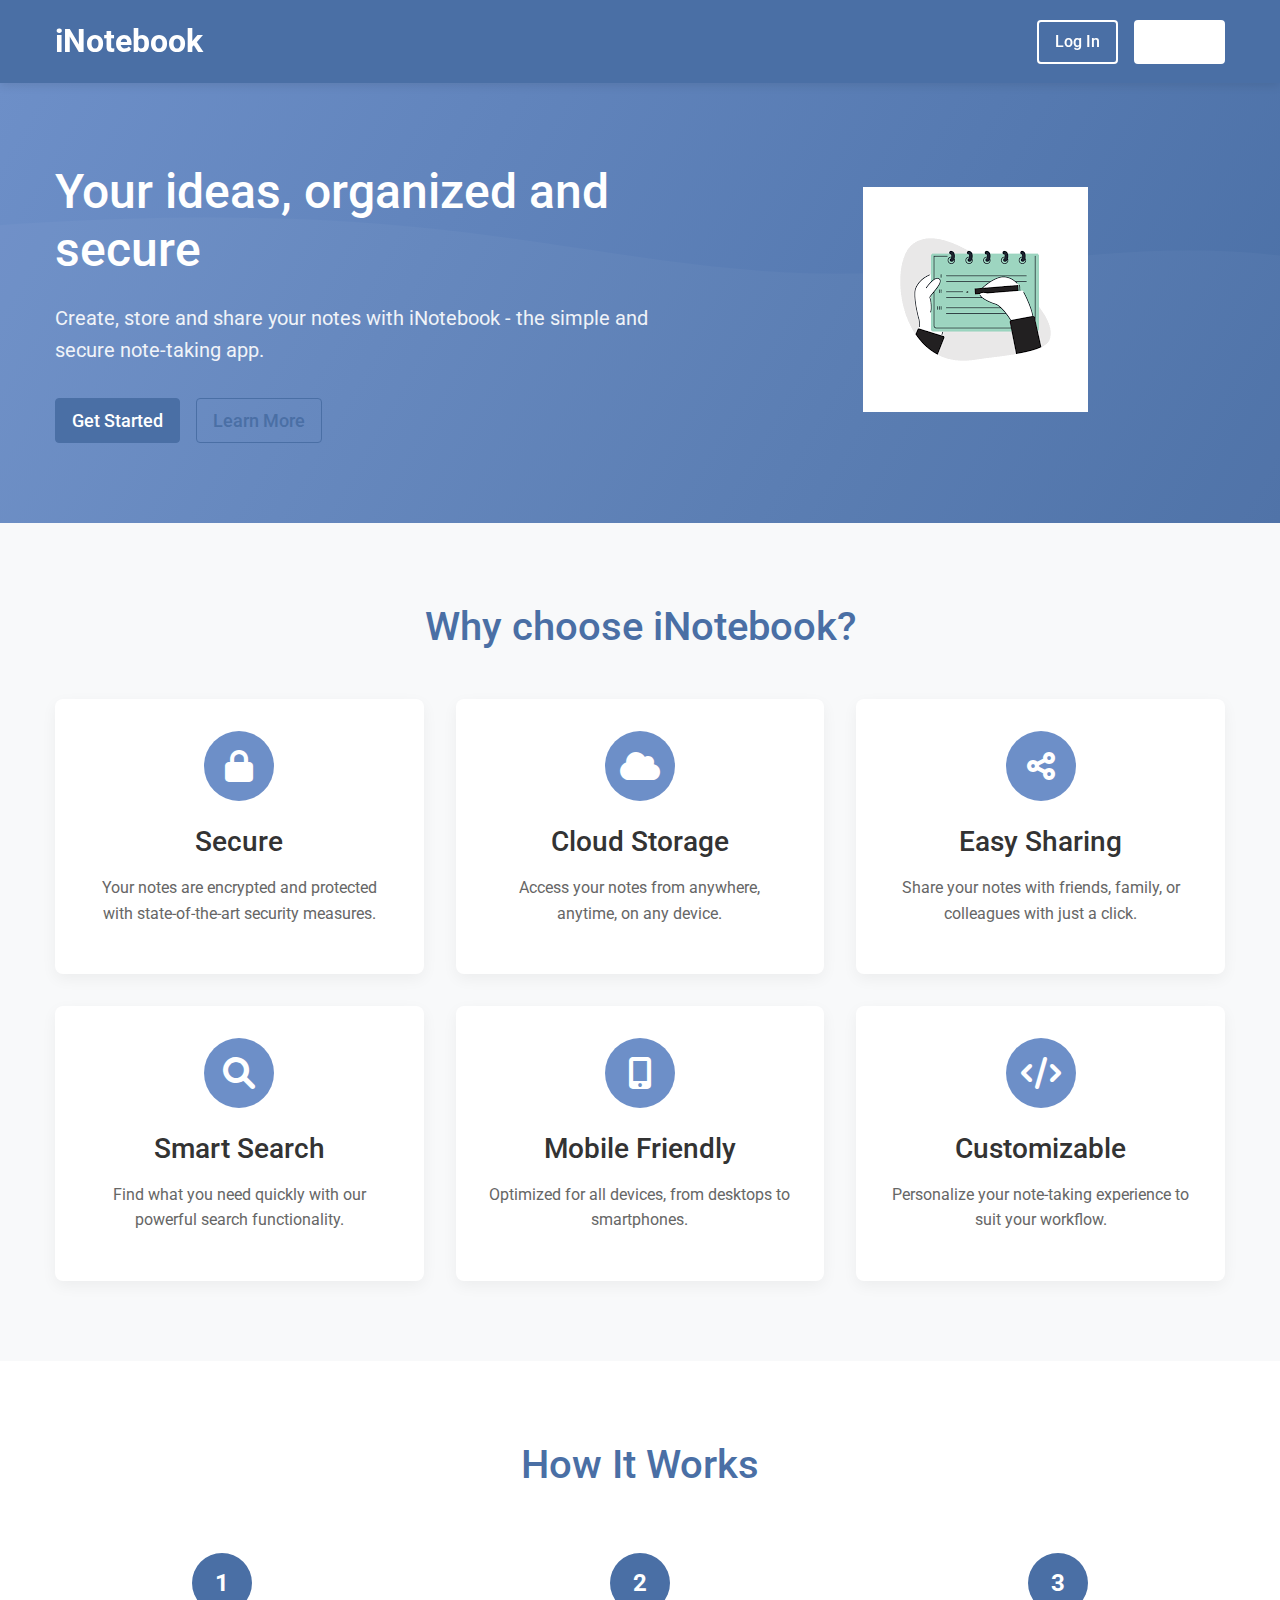
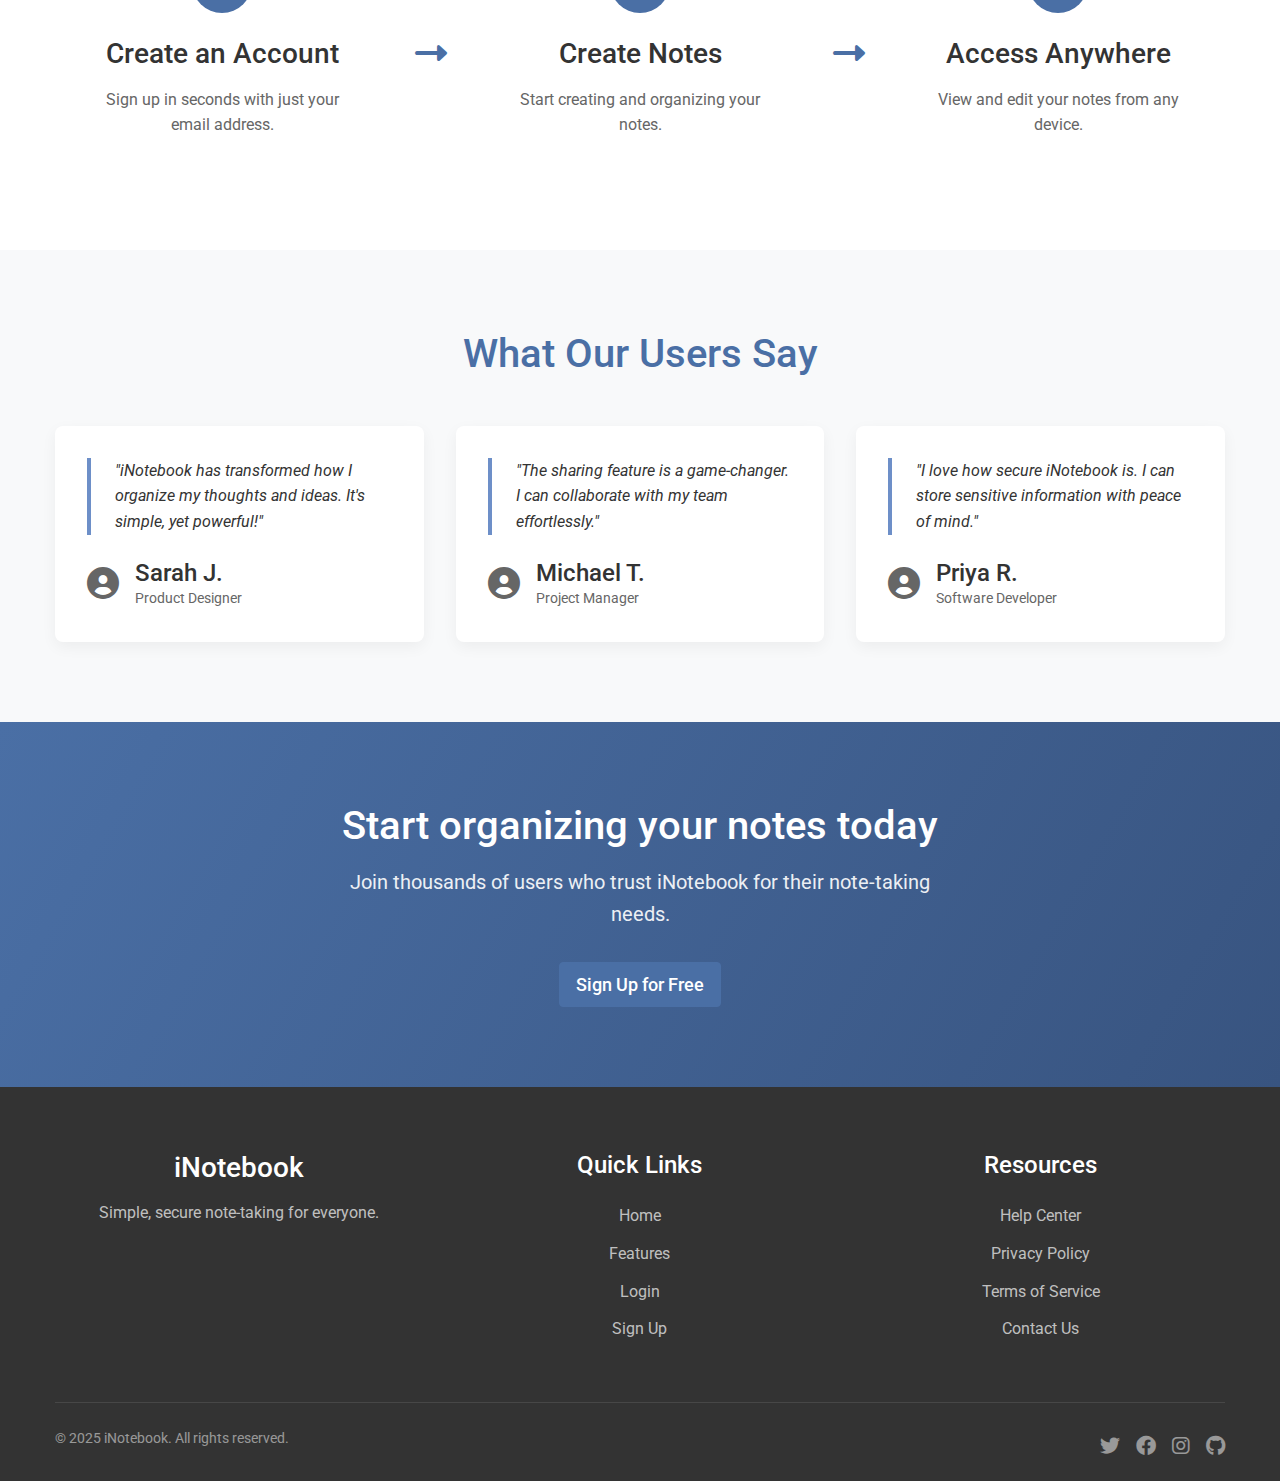
<file: frontend/pages/index.html>
<!DOCTYPE html>
<html>
<head>
<meta charset="UTF-8">
<meta name="viewport" content="width=device-width, initial-scale=1.0">
<title> iNotebook -Secure Note Taking App</title>
<link rel="stylesheet" href="https://fonts.googleapis.com/css2?family=Roboto:wght@300;400;500;700&display=swap">
<link rel="stylesheet" href="https://cdnjs.cloudflare.com/ajax/libs/font-awesome/6.0.0/css/all.min.css">
<link rel="stylesheet" href="../css/main.css">
<link rel="stylesheet" href="../css/index.css">
</head>
<body>
    <header class="landing-header">
        <div class="container">
            <nav>
                <a href="#" class="logo">iNotebook</a>
                <div class="nav-links" id="auth-nav">
                    <a href="login.html" class="btn btn-outline-light">Log In</a>
                    <a href="register.html" class="btn btn-light">Sign Up</a>
                </div>
                <div class="user-links" id="user-nav" style="display: none;">
                    <a href="dashboard.html" class="btn btn-light">My Notes</a>
                    <a href="#" id="logout-btn" class="btn btn-outline-light">Logout</a>
                </div>
            </nav>

        </div>
    </header>
    <section class="hero">
        <div class="container">
            <div class="hero-content">
                <h1>Your ideas, organized and secure</h1>
                <p>Create, store and share your notes with iNotebook - the simple and secure note-taking app.</p>
                <div class="hero-buttons">
                    <a href="register.html" class="btn btn-primary btn-lg">Get Started</a>
                    <a href="#features" class="btn btn-outline-primary btn-lg">Learn More</a>
                </div>
            </div>
            <div class="hero-image">
                <img src="../images/images.png" alt="Note taking illustration" onerror="this.src='https://via.placeholder.com/500x400?text=iNotebook'">
            </div>
        </div>
    </section>
    <section class="features" id="features">
        <div class="container">
            <h2 class="section-title">Why choose iNotebook?</h2>
            
            <div class="feature-grid">
                <div class="feature-card">
                    <div class="feature-icon">
                        <i class="fas fa-lock"></i>
                    </div>
                    <h3>Secure</h3>
                    <p>Your notes are encrypted and protected with state-of-the-art security measures.</p>
                </div>
                
                <div class="feature-card">
                    <div class="feature-icon">
                        <i class="fas fa-cloud"></i>
                    </div>
                    <h3>Cloud Storage</h3>
                    <p>Access your notes from anywhere, anytime, on any device.</p>
                </div>
                
                <div class="feature-card">
                    <div class="feature-icon">
                        <i class="fas fa-share-alt"></i>
                    </div>
                    <h3>Easy Sharing</h3>
                    <p>Share your notes with friends, family, or colleagues with just a click.</p>
                </div>
                
                <div class="feature-card">
                    <div class="feature-icon">
                        <i class="fas fa-search"></i>
                    </div>
                    <h3>Smart Search</h3>
                    <p>Find what you need quickly with our powerful search functionality.</p>
                </div>
                
                <div class="feature-card">
                    <div class="feature-icon">
                        <i class="fas fa-mobile-alt"></i>
                    </div>
                    <h3>Mobile Friendly</h3>
                    <p>Optimized for all devices, from desktops to smartphones.</p>
                </div>
                
                <div class="feature-card">
                    <div class="feature-icon">
                        <i class="fas fa-code"></i>
                    </div>
                    <h3>Customizable</h3>
                    <p>Personalize your note-taking experience to suit your workflow.</p>
                </div>
            </div>
        </div>
    </section>
    <section class="how-it-works">
        <div class="container">
            <h2 class="section-title">How It Works</h2>
            
            <div class="steps">
                <div class="step">
                    <div class="step-number">1</div>
                    <h3>Create an Account</h3>
                    <p>Sign up in seconds with just your email address.</p>
                </div>
                
                <div class="step-arrow">
                    <i class="fas fa-long-arrow-alt-right"></i>
                </div>
                
                <div class="step">
                    <div class="step-number">2</div>
                    <h3>Create Notes</h3>
                    <p>Start creating and organizing your notes.</p>
                </div>
                
                <div class="step-arrow">
                    <i class="fas fa-long-arrow-alt-right"></i>
                </div>
                
                <div class="step">
                    <div class="step-number">3</div>
                    <h3>Access Anywhere</h3>
                    <p>View and edit your notes from any device.</p>
                </div>
            </div>
        </div>
    </section>

    <section class="testimonials">
        <div class="container">
            <h2 class="section-title">What Our Users Say</h2>
            
            <div class="testimonial-grid">
                <div class="testimonial-card">
                    <div class="testimonial-content">
                        <p>"iNotebook has transformed how I organize my thoughts and ideas. It's simple, yet powerful!"</p>
                    </div>
                    <div class="testimonial-author">
                        <div class="author-avatar">
                            <i class="fas fa-user-circle"></i>
                        </div>
                        <div class="author-info">
                            <h4>Sarah J.</h4>
                            <p>Product Designer</p>
                        </div>
                    </div>
                </div>
                
                <div class="testimonial-card">
                    <div class="testimonial-content">
                        <p>"The sharing feature is a game-changer. I can collaborate with my team effortlessly."</p>
                    </div>
                    <div class="testimonial-author">
                        <div class="author-avatar">
                            <i class="fas fa-user-circle"></i>
                        </div>
                        <div class="author-info">
                            <h4>Michael T.</h4>
                            <p>Project Manager</p>
                        </div>
                    </div>
                </div>
                
                <div class="testimonial-card">
                    <div class="testimonial-content">
                        <p>"I love how secure iNotebook is. I can store sensitive information with peace of mind."</p>
                    </div>
                    <div class="testimonial-author">
                        <div class="author-avatar">
                            <i class="fas fa-user-circle"></i>
                        </div>
                        <div class="author-info">
                            <h4>Priya R.</h4>
                            <p>Software Developer</p>
                        </div>
                    </div>
                </div>
            </div>
        </div>
    </section>

    <section class="cta">
        <div class="container">
            <h2>Start organizing your notes today</h2>
            <p>Join thousands of users who trust iNotebook for their note-taking needs.</p>
            <a href="register.html" class="btn btn-primary btn-lg">Sign Up for Free</a>
        </div>
    </section>

    <footer>
        <div class="container">
            <div class="footer-content">
                <div class="footer-about">
                    <h3>iNotebook</h3>
                    <p>Simple, secure note-taking for everyone.</p>
                </div>
                
                <div class="footer-links">
                    <h4>Quick Links</h4>
                    <ul>
                        <li><a href="#">Home</a></li>
                        <li><a href="#features">Features</a></li>
                        <li><a href="login.html">Login</a></li>
                        <li><a href="register.html">Sign Up</a></li>
                    </ul>
                </div>
                
                <div class="footer-links">
                    <h4>Resources</h4>
                    <ul>
                        <li><a href="#">Help Center</a></li>
                        <li><a href="#">Privacy Policy</a></li>
                        <li><a href="#">Terms of Service</a></li>
                        <li><a href="#">Contact Us</a></li>
                    </ul>
                </div>
            </div>
            
            <div class="footer-bottom">
                <p>&copy; 2025 iNotebook. All rights reserved.</p>
                <div class="social-links">
                    <a href="#"><i class="fab fa-twitter"></i></a>
                    <a href="#"><i class="fab fa-facebook"></i></a>
                    <a href="#"><i class="fab fa-instagram"></i></a>
                    <a href="#"><i class="fab fa-github"></i></a>
                </div>
            </div>
        </div>
    </footer>
    <script src="../js/auth.js">
        // Check if user is logged in and update UI accordingly
        document.addEventListener('DOMContentLoaded',function(){
            const authNav=document.getElementById('auth-nav');
            const userNav=document.getElementById('user-nav')
             // Check if user is logged in
            const token=localStorage.getItem('accessToken');
            if (token){
                authNav.style.display='none';
                userNav.style.display='flex';
            } else{
                authNav.style.display='flex';
                userNav.style.display='none';
            }
            // handle logout
            const logoutBtn=document.getElementById('logout-btn');
            if (logoutBtn){
                logoutBtn.addEventListener('click',function(e){
                    e.preventDefault();
                    localStorage.removeItem('accessToken');
                    localStorage.removeItem('refreshToken');
                    localStorage.removeItem('userId');
                    window.location.href='login.html';
                });
            }

        });

    </script>
</body>





</html>
</file>
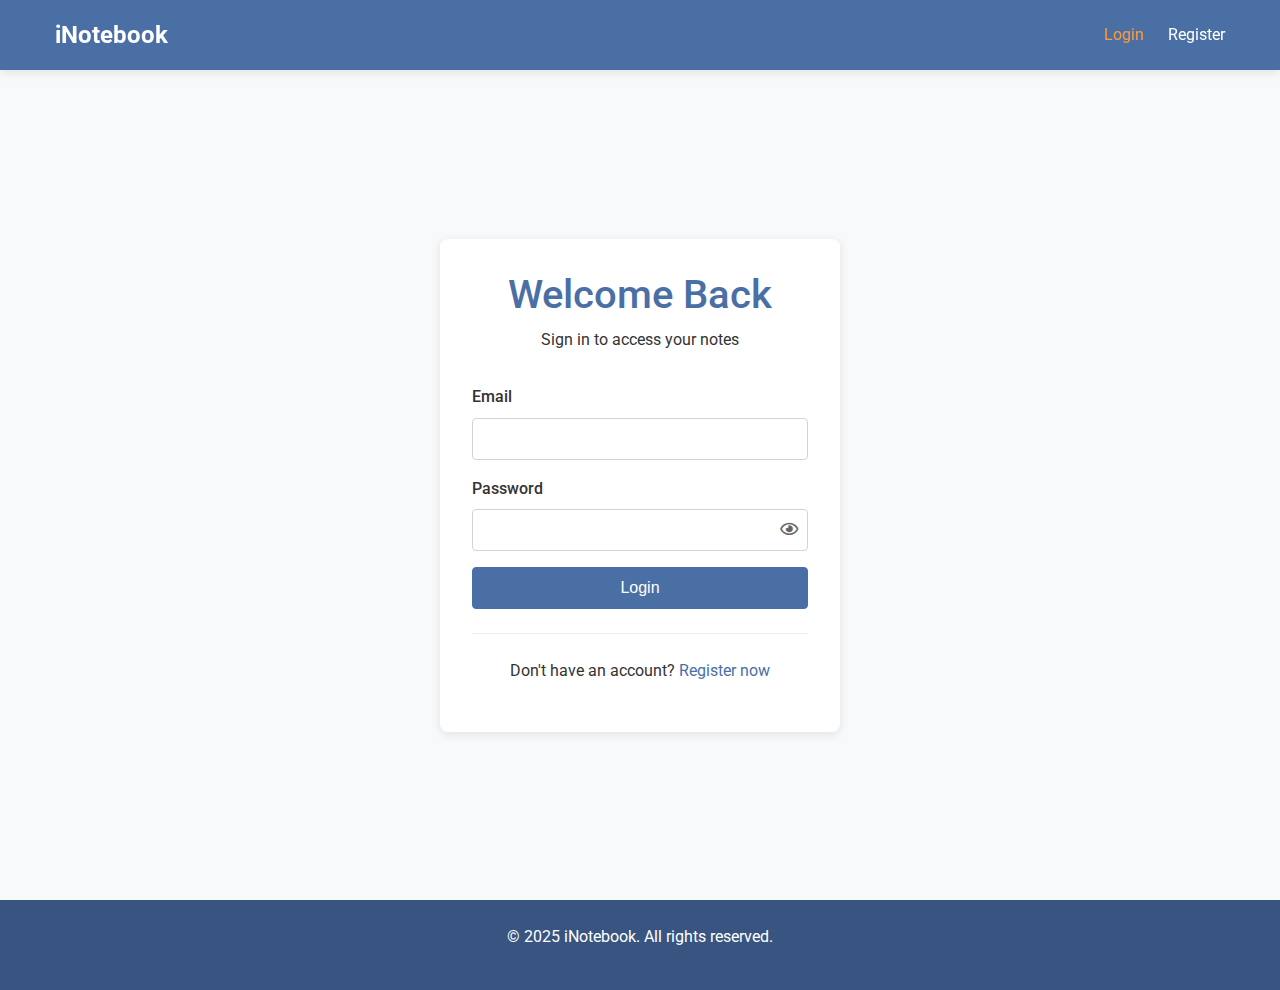
<file: frontend/pages/create-note.html>
<!DOCTYPE html>
<html lang="en">
<head>
    <meta charset="UTF-8">
    <meta name="viewport" content="width=device-width, initial-scale=1.0">
    <title>Create Note - iNotebook</title>
    <link href="https://fonts.googleapis.com/css2?family=Roboto:wght@300;400;500;700&display=swap" rel="stylesheet">
    <link rel="stylesheet" href="https://cdnjs.cloudflare.com/ajax/libs/font-awesome/5.15.4/css/all.min.css">
    <link rel="stylesheet" href="../css/main.css">
    <link rel="stylesheet" href="../css/notes.css">
</head>
<body>
    <header>
        <div class="container">
            <div class="navbar">
                <a href="dashboard.html" class="logo">iNotebook</a>
                <button class="mobile-menu-toggle" id="mobile-menu-toggle">
                    <i class="fas fa-bars"></i>
                </button>
                <ul class="nav-links" id="user-nav">
                    <li><a href="dashboard.html">My Notes</a></li>
                    <li><a href="public-notes.html">Public Notes</a></li>
                    <li><a href="users.html">Users</a></li>
                    <li><a href="user-info.html">Profile</a></li>
                    <li><a href="#" id="logout-btn">Logout</a></li>
                </ul>
            </div>
        </div>
    </header>
    
    <main>
        <div class="container">
            <h1 class="page-title" id="page-title">Create New Note</h1>
            
            <div id="alert-container"></div>
            
            <div class="card">
                <div class="card-body">
                    <form id="note-form" class="note-form">
                        <div class="form-group">
                            <label for="title" class="form-label">Title</label>
                            <input type="text" id="title" class="form-control" placeholder="Note title..." required>
                        </div>
                        <div class="form-group">
                            <label for="content" class="form-label">Content</label>
                            <textarea id="content" class="form-control" rows="10" placeholder="Write your note here..." required></textarea>
                        </div>
                        
                        <div class="form-group visibility-toggle">
                            <input type="checkbox" id="visibility" class="form-check-input">
                            <label for="visibility" class="public-note-label">Make this note public</label>
                            <span class="text-muted">(Public notes can be viewed by everyone)</span>
                        </div>
                        <div class="note-form-actions">
                            <a href="dashboard.html" class="btn btn-outline-primary">Cancel</a>
                            <button type="submit" class="btn btn-primary" id="save-btn">Save Note</button>
                        </div>
                    </form>
                </div>
            </div>
        </div>
    </main>
    
    <footer>
        <div class="container">
            <p>&copy; 2025 iNotebook. All rights reserved.</p>
        </div>
    </footer>
    
    <script src="../js/auth.js"></script>
    <script src="../js/notes.js"></script>
</body>
</html>
</file>
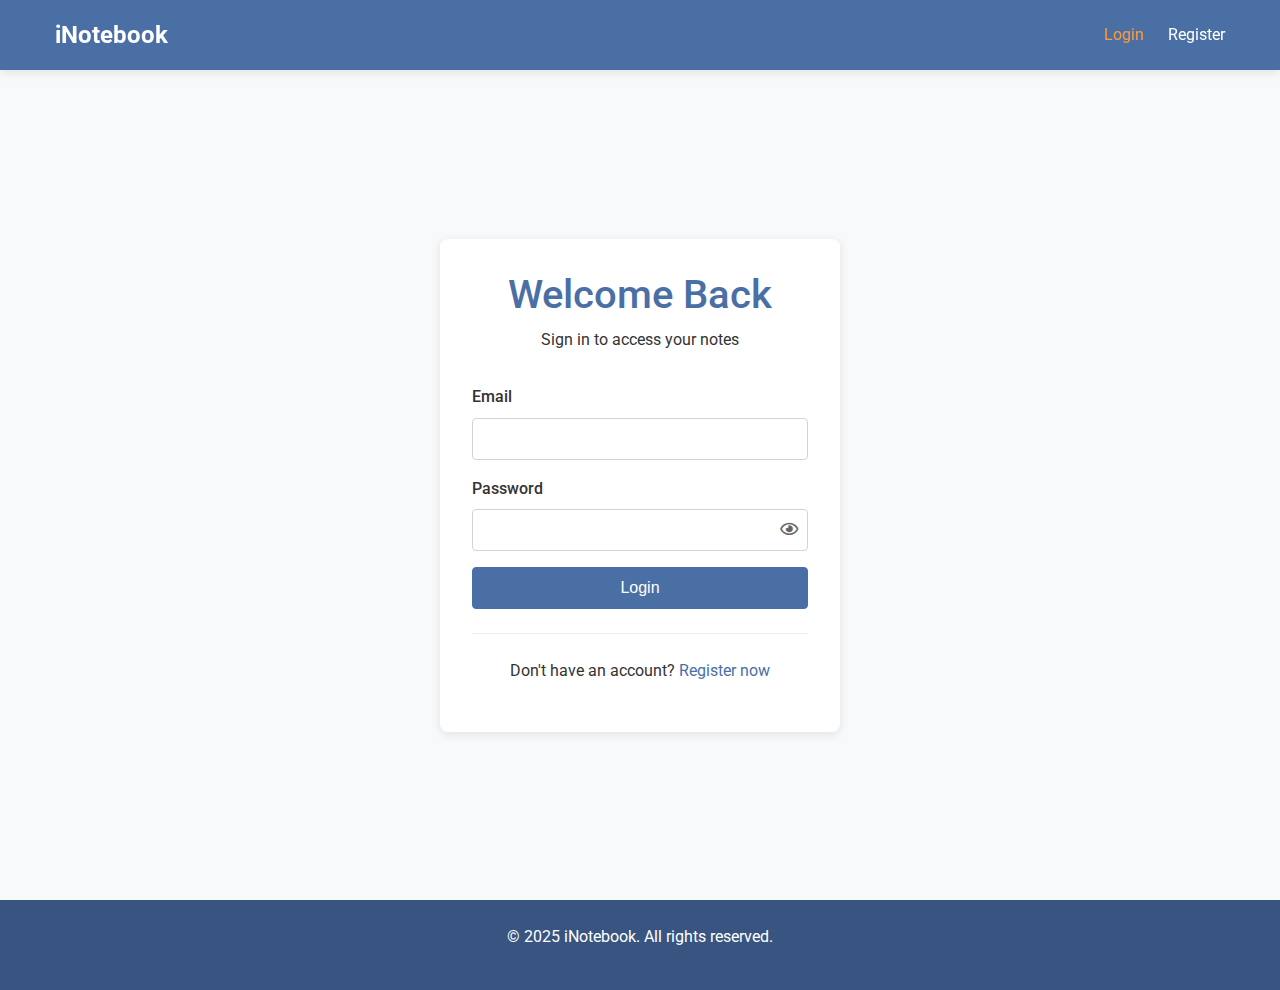
<file: frontend/pages/dashboard.html>
<!DOCTYPE html>
<html lang="en">
<head>
    <meta charset="UTF-8">
    <meta name="viewport" content="width=device-width, initial-scale=1.0">
    <title>Dashboard - iNotebook</title>
    <link href="https://fonts.googleapis.com/css2?family=Roboto:wght@300;400;500;700&display=swap" rel="stylesheet">
    <link rel="stylesheet" href="https://cdnjs.cloudflare.com/ajax/libs/font-awesome/5.15.4/css/all.min.css">
    <link rel="stylesheet" href="../css/main.css">
    <link rel="stylesheet" href="../css/dashboard.css">
</head>
<body>
    <header>
        <div class="container">
            <div class="navbar">
                <a href="index.html" class="logo">iNotebook</a>
                <button class="mobile-menu-toggle" id="mobile-menu-toggle">
                    <i class="fas fa-bars"></i>
                </button>
                <ul class="nav-links" id="user-nav">
                    <li><a href="dashboard.html" class="active">My Notes</a></li>
                    <li><a href="public-notes.html">Public Notes</a></li>
                    <li><a href="users.html">Users</a></li>
                    <li><a href="user-info.html">Profile</a></li>
                    <li><a href="#" id="logout-btn">Logout</a></li>
                </ul>
            </div>
        </div>
    </header>
    
    <main>
        <div class="container">
            <div class="dashboard-header">
                <h1 class="page-title">My Notes</h1>
                <a href="create-note.html" class="btn btn-primary">
                    <i class="fas fa-plus"></i> Create Note
                </a>
            </div>
            
            <div id="alert-container"></div>
            
            <div class="search-controls">
                
                <div class="search-box">
                    <input type="text" class="form-control search-input" id="search-notes" placeholder="Search notes...">
                    <button class="btn btn-primary search-btn" id="search-btn">
                        <i class="fas fa-search"></i>
                    </button>
                </div>
                
                <select class="form-control sort-control" id="sort-notes">
                    <option value="-updated_at">Latest Updated</option>
                    <option value="-created_at">Latest Created</option>
                    <option value="title">Title (A-Z)</option>
                    <option value="-title">Title (Z-A)</option>
                </select>
            </div>
            
            <div id="notes-container" class="notes-grid">
                <!-- Notes will be loaded dynamically -->
            </div>
        </div>
    </main>
    
    <footer>
        <div class="container">
            <p>&copy; 2025 iNotebook. All rights reserved.</p>
        </div>
    </footer>
    
    <script src="../js/auth.js"></script>
    <script src="../js/dashboard.js"></script>
</body>
</html>
</file>
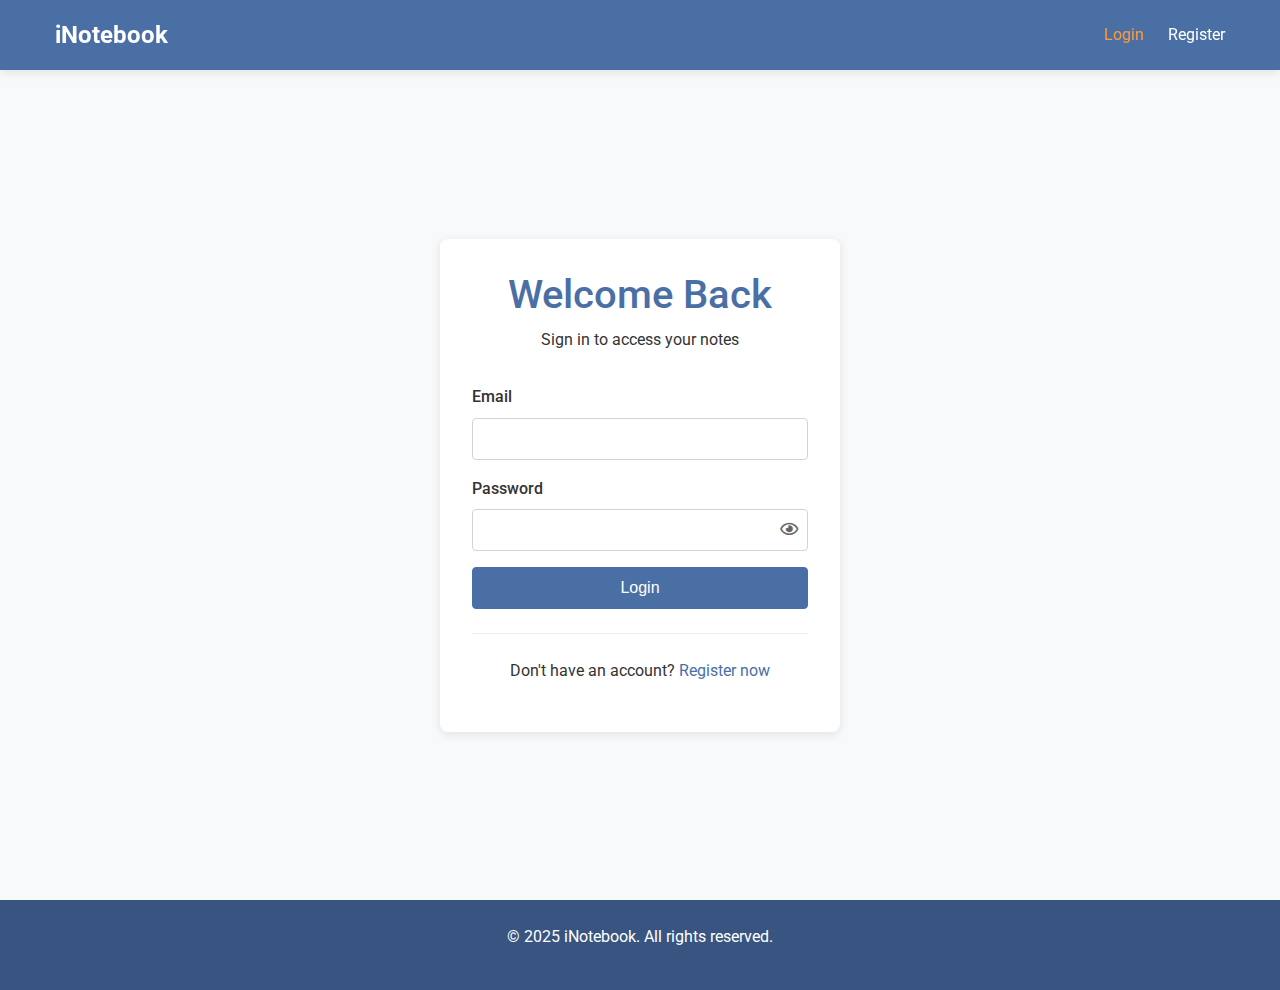
<file: frontend/pages/login.html>
<!DOCTYPE html>
<html lang="en">
<head>
    <meta charset="UTF-8">
    <meta name="viewport" content="width=device-width, initial-scale=1.0">
    <title> Login- iNotebook</title>
    <link href="https://fonts.googleapis.com/css2?family=Roboto:wght@300;400;500;700&display=swap" rel="stylesheet">
    <link rel="stylesheet" href="https://cdnjs.cloudflare.com/ajax/libs/font-awesome/5.15.4/css/all.min.css">
    <link rel="stylesheet" href="../css/main.css">
    <link rel="stylesheet" href="../css/auth.css">
</head>
    <body>
        <header>
            <div class="container">
                <div class="navbar">
                    <a href="index.html" class="logo">iNotebook</a>
                    <button class="mobile-menu-toggle" id="mobile-menu-toggle">
                        <i class="fas fa-bars"></i>
                    </button>
                    <ul class="nav-links" id="auth-nav">
                        <li><a href="login.html" class="active">Login</a></li>
                        <li><a href="register.html">Register</a></li>
                    </ul>
                </div>
            </div>
        </header>
        
        <main>
            <div class="auth-container">
                <div class="auth-card">
                    <div class="auth-header">
                        <h1>Welcome Back</h1>
                        <p>Sign in to access your notes</p>
                    </div>
                    
                    <div id="alert-container"></div>
                    
                    <form id="login-form">
                        <div class="form-group">
                            <label for="email" class="form-label">Email</label>
                            <input type="email" id="email" class="form-control" required>
                        </div>
                        
                        <div class="form-group">
                            <label for="password" class="form-label">Password</label>
                            <div class="password-field">
                                <input type="password" id="password" class="form-control" required>
                                <button type="button" class="password-toggle" tabindex="-1">
                                    <i class="far fa-eye"></i>
                                </button>
                            </div>
                        </div>
                        
                        <div class="form-group">
                            <button type="submit" class="btn btn-primary btn-block">Login</button>
                        </div>
                    </form>
                    
                    <div class="auth-footer">
                        <p>Don't have an account? <a href="register.html">Register now</a></p>
                    </div>
                </div>
            </div>
        </main>
        
        <footer>
            <div class="container">
                <p>&copy; 2025 iNotebook. All rights reserved.</p>
            </div>
        </footer>
        <script src="../js/auth.js"></script>
        <script>
            // Toggle password visibilty
            const passwordToggle= document.querySelector('.password-toggle');
            if (passwordToggle){
                passwordToggle.addEventListener('click',function(){
                    const passwordInput=document.getElementById('password');
                    const type =passwordInput.getAttribute('type')==='password' ? 'text' : 'password';
                    passwordInput.setAttribute('type', type);
                    this.innerHTML = type === 'password' ? 
                    '<i class="far fa-eye"></i>' : '<i class="far fa-eye-slash"></i>';
                });
            }
        </script>
    </body>

</html>
</file>
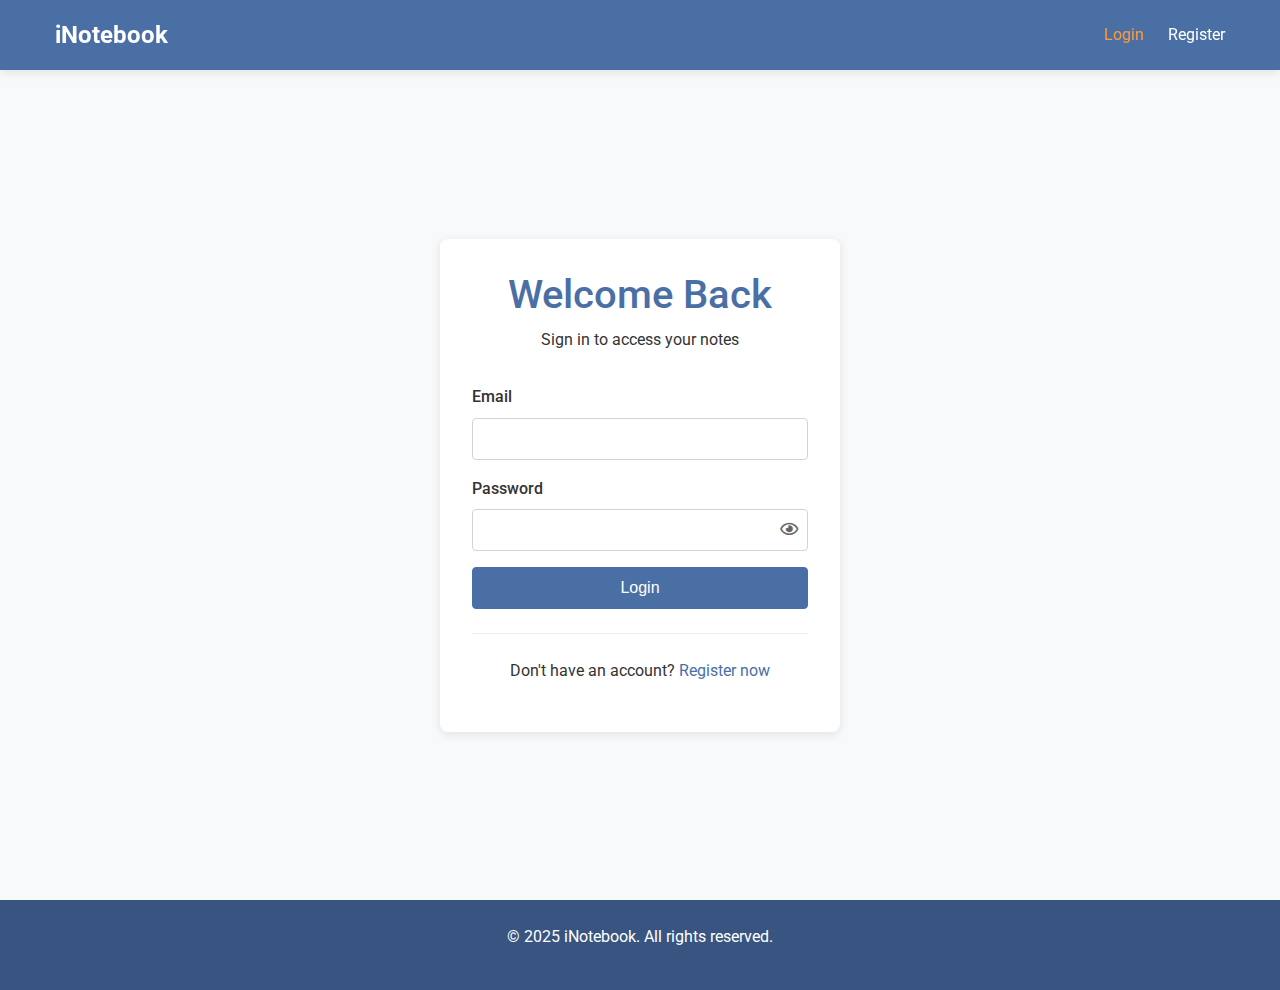
<file: frontend/pages/public-notes.html>
<!DOCTYPE html>
<html lang="en">
<head>
    <meta charset="UTF-8">
    <meta name="viewport" content="width=device-width, initial-scale=1.0">
    <title>Public Notes - iNotebook</title>
    <link href="https://fonts.googleapis.com/css2?family=Roboto:wght@300;400;500;700&display=swap" rel="stylesheet">
    <link rel="stylesheet" href="https://cdnjs.cloudflare.com/ajax/libs/font-awesome/5.15.4/css/all.min.css">
    <link rel="stylesheet" href="../css/main.css">
    <link rel="stylesheet" href="../css/notes.css">
    <link rel="stylesheet" href="../css/public-notes.css">
</head>
<body>
    <header>
        <div class="container">
            <div class="navbar">
                <a href="dashboard.html" class="logo">iNotebook</a>
                <button class="mobile-menu-toggle" id="mobile-menu-toggle">
                    <i class="fas fa-bars"></i>
                </button>
                <ul class="nav-links" id="user-nav">
                    <li><a href="dashboard.html">My Notes</a></li>
                    <li><a href="public-notes.html" class="active">Public Notes</a></li>
                    <li><a href="users.html">Users</a></li>
                    <li><a href="user-info.html">Profile</a></li>
                    <li><a href="#" id="logout-btn">Logout</a></li>
                </ul>
            </div>
        </div>
    </header>
    
    <main>
        <div class="container">
            <h1 class="page-title">Public Notes</h1>
            
            <div id="alert-container"></div>
            
            <div class="filters-container">
                <div class="search-container">
                    <input type="text" id="search-public-notes" placeholder="Search public notes...">
                    <button id="search-public-btn" class="btn btn-primary btn-sm">
                        <i class="fas fa-search"></i> Search
                    </button>
                </div>
                <div class="sort-container">
                    <label for="sort-public-notes">Sort by:</label>
                    <select id="sort-public-notes" class="form-select">
                        <option value="-created_at">Newest first</option>
                        <option value="created_at">Oldest first</option>
                        <option value="title">Title (A-Z)</option>
                        <option value="-title">Title (Z-A)</option>
                    </select>
                </div>
            </div>
            
            <div id="public-notes-container" class="notes-grid">
                <!-- Public notes will be loaded here -->
                <div class="loading-spinner">
                    <i class="fas fa-circle-notch fa-spin"></i>
                </div>
            </div>
        </div>
    </main>
    
    <footer>
        <div class="container">
            <p>&copy; 2025 iNotebook. All rights reserved.</p>
        </div>
    </footer>
    
    <script src="../js/auth.js"></script>
    <script src="../js/notes.js"></script>
</body>
</html>
</file>
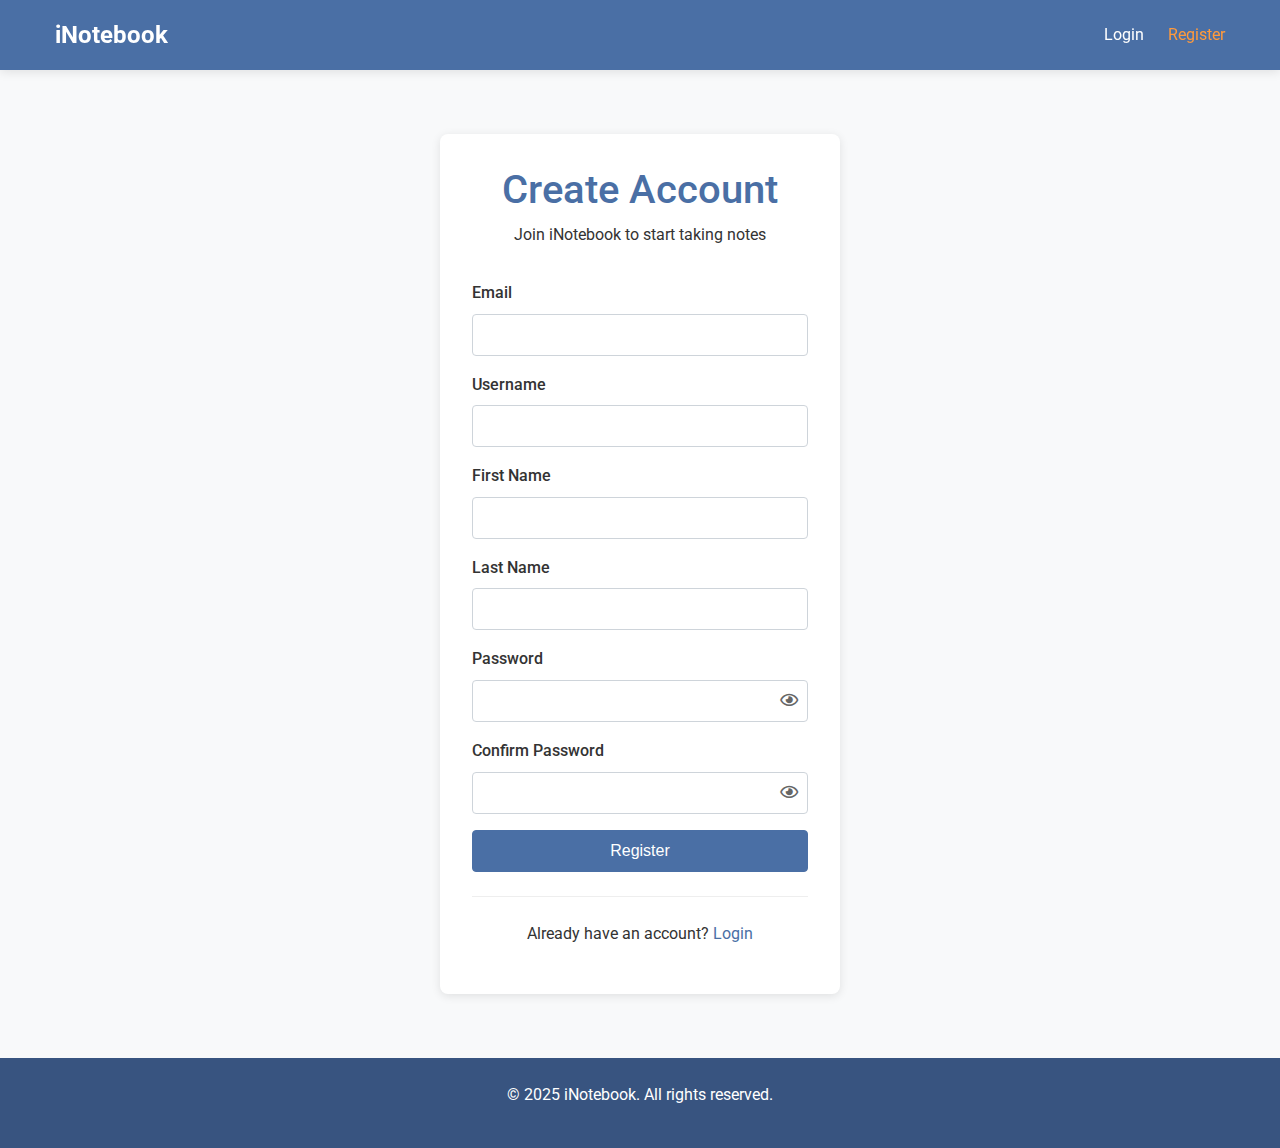
<file: frontend/pages/register.html>
<!DOCTYPE html>
<html lang="en">
<head>
    <meta charset="UTF-8">
    <meta name="viewport" content="width=device-width, initial-scale=1.0">
    <title>Register - iNotebook</title>
    <link href="https://fonts.googleapis.com/css2?family=Roboto:wght@300;400;500;700&display=swap" rel="stylesheet">
    <link rel="stylesheet" href="https://cdnjs.cloudflare.com/ajax/libs/font-awesome/5.15.4/css/all.min.css">
    <link rel="stylesheet" href="../css/main.css">
    <link rel="stylesheet" href="../css/auth.css">
</head>
<body>
    <header>
        <div class="container">
            <div class="navbar">
                <a href="index.html" class="logo">iNotebook</a>
                <button class="mobile-menu-toggle" id="mobile-menu-toggle">
                    <i class="fas fa-bars"></i>
                </button>
                <ul class="nav-links" id="auth-nav">
                    <li><a href="login.html">Login</a></li>
                    <li><a href="register.html" class="active">Register</a></li>
                </ul>
            </div>
        </div>
    </header>
    
    <main>
        <div class="auth-container">
            <div class="auth-card">
                <div class="auth-header">
                    <h1>Create Account</h1>
                    <p>Join iNotebook to start taking notes</p>
                </div>
                
                <div id="alert-container"></div>
                
                <form id="register-form">
                    <div class="form-group">
                        <label for="email" class="form-label">Email</label>
                        <input type="email" id="email" class="form-control" required>
                    </div>
                    
                    <div class="form-group">
                        <label for="username" class="form-label">Username</label>
                        <input type="text" id="username" class="form-control" required>
                    </div>
                    
                    <div class="form-group">
                        <label for="first_name" class="form-label">First Name</label>
                        <input type="text" id="first_name" class="form-control">
                    </div>
                    
                    <div class="form-group">
                        <label for="last_name" class="form-label">Last Name</label>
                        <input type="text" id="last_name" class="form-control">
                    </div>
                    
                    <div class="form-group">
                        <label for="password" class="form-label">Password</label>
                        <div class="password-field">
                            <input type="password" id="password" class="form-control" required>
                            <button type="button" class="password-toggle" tabindex="-1">
                                <i class="far fa-eye"></i>
                            </button>
                        </div>
                    </div>
                    
                    <div class="form-group">
                        <label for="password2" class="form-label">Confirm Password</label>
                        <div class="password-field">
                            <input type="password" id="password2" class="form-control" required>
                            <button type="button" class="password-toggle" tabindex="-1">
                                <i class="far fa-eye"></i>
                            </button>
                        </div>
                    </div>
                    
                    <div class="form-group">
                        <button type="submit" class="btn btn-primary btn-block">Register</button>
                    </div>
                </form>
                
                <div class="auth-footer">
                    <p>Already have an account? <a href="login.html">Login</a></p>
                </div>
            </div>
        </div>
    </main>
    
    <footer>
        <div class="container">
            <p>&copy; 2025 iNotebook. All rights reserved.</p>
        </div>
    </footer>

    <script src="../js/auth.js"></script>
    <script>
        // Toggle password visibilty
        document.querySelectorAll(".password-toggle").forEach(toggle => {
            toggle.addEventListener('click',function(){
                const passwordInput = this.previousElementSibling;
                const type=passwordInput.getAttribute('type') === 'password' ? 'text': 'password';
                passwordInput.setAttribute('type',type);
                this.innerHTML=type ==='password' ? '<i class= "far fa-eye"></i>': '<i class= "far fa-eye-slash"></i>';
            });
        });
    </script>
</body>
</html>
</file>
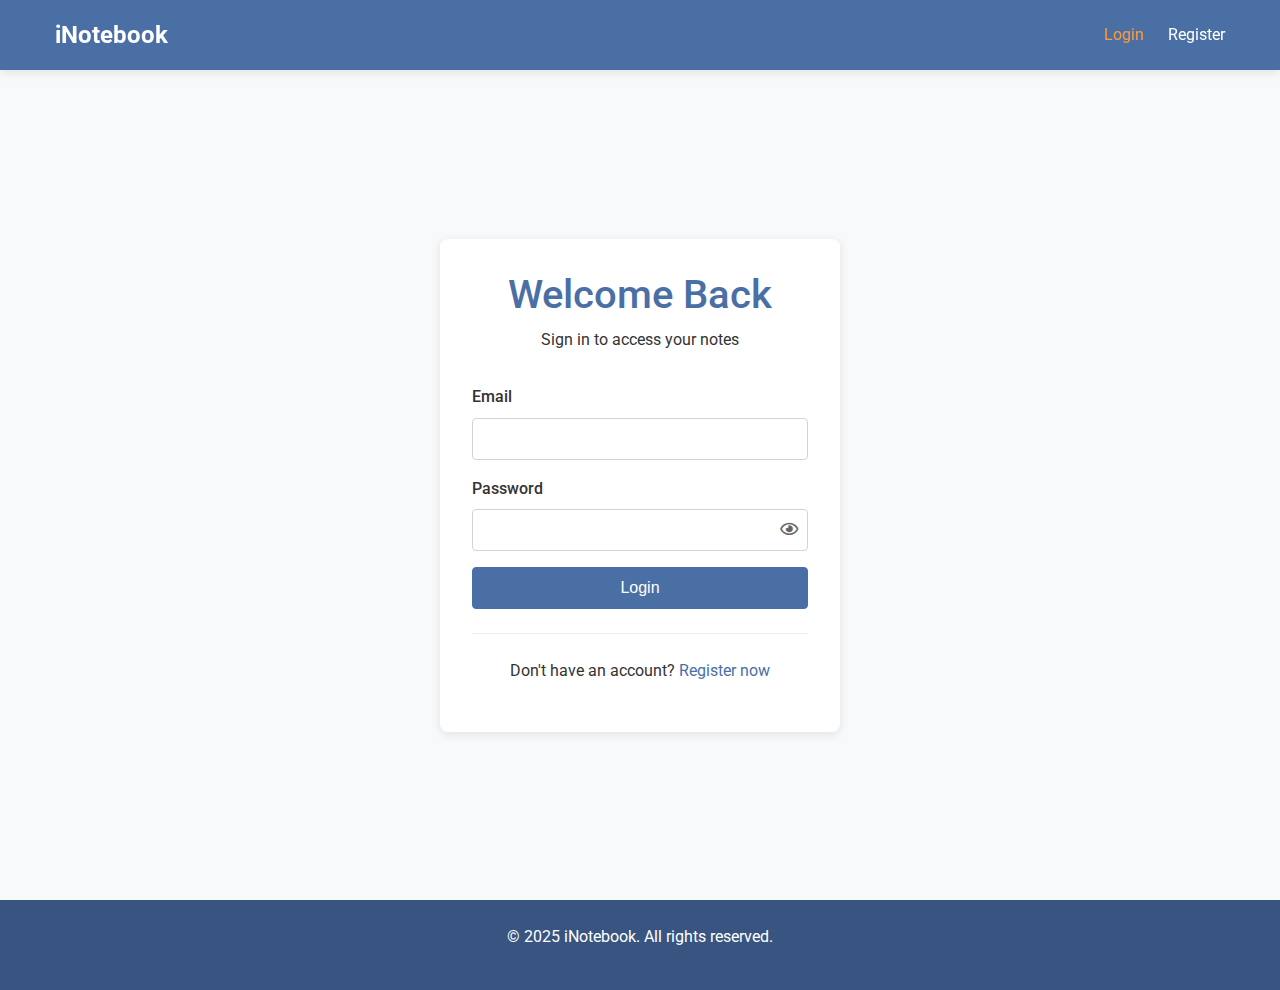
<file: frontend/pages/user-detail.html>
<!DOCTYPE html>
<html lang="en">
<head>
    <meta charset="UTF-8">
    <meta name="viewport" content="width=device-width, initial-scale=1.0">
    <title>User Profile - iNotebook</title>
    <link href="https://fonts.googleapis.com/css2?family=Roboto:wght@300;400;500;700&display=swap" rel="stylesheet">
    <link rel="stylesheet" href="https://cdnjs.cloudflare.com/ajax/libs/font-awesome/5.15.4/css/all.min.css">
    <link rel="stylesheet" href="../css/main.css">
    <link rel="stylesheet" href="../css/users.css">
    <link rel="stylesheet" href="../css/public-notes.css">
</head>
<body>
    <header>
        <div class="container">
            <div class="navbar">
                <a href="dashboard.html" class="logo">iNotebook</a>
                <button class="mobile-menu-toggle" id="mobile-menu-toggle">
                    <i class="fas fa-bars"></i>
                </button>
                <ul class="nav-links" id="user-nav">
                    <li><a href="dashboard.html">My Notes</a></li>
                    <li><a href="public-notes.html">Public Notes</a></li>
                    <li><a href="users.html" class="active">Users</a></li>
                    <li><a href="user-info.html">Profile</a></li>
                    <li><a href="#" id="logout-btn">Logout</a></li>
                </ul>
            </div>
        </div>
    </header>
    
    <main>
        <div class="container">
            <div id="alert-container"></div>
            
            <!-- Back navigation -->
            <div class="page-navigation">
                <a href="users.html" class="nav-back">
                    <i class="fas fa-arrow-left"></i> Back to Users
                </a>
            </div>
            
            <!-- User profile container -->
            <div id="user-detail-container">
                <div class="loading-spinner">
                    <i class="fas fa-circle-notch fa-spin"></i>
                </div>
            </div>
            
            <!-- User public notes -->
            <div class="user-public-notes">
                <h2>Public Notes</h2>
                <div id="user-notes-container">
                    <div class="loading-spinner">
                        <i class="fas fa-circle-notch fa-spin"></i>
                    </div>
                </div>
            </div>
        </div>
    </main>
    
    <footer>
        <div class="container">
            <p>&copy; 2025 iNotebook. All rights reserved.</p>
        </div>
    </footer>
    
    <!-- CSS for user detail page -->
    <style>
        .page-navigation {
            margin-bottom: 1.5rem;
        }
        
        .nav-back {
            display: inline-flex;
            align-items: center;
            color: #6c757d;
            text-decoration: none;
            font-weight: 500;
            transition: color 0.2s;
        }
        
        .nav-back:hover {
            color: #007bff;
        }
        
        .nav-back i {
            margin-right: 0.5rem;
        }
        .note-card {
        position: relative;
        padding-top: 40px; /* Create space at the top for the button */
        }
        .note-actions {
        position: absolute;
        top: 10px;
        right: 10px;
        z-index: 10;
        }
        .btn-sm {
        padding: 0.25rem 0.5rem;
        font-size: 0.875rem;
        line-height: 1.5;
        }

/* Make sure note content doesn't overflow and has proper height */
       .note-content {
        min-height: 100px;
        max-height: 150px;
        overflow: hidden;
        margin-bottom: 10px;
        }

/* Add proper margin between sections */
        .note-footer {
            margin-bottom: 10px;
        }
        /* User profile card */
        .user-profile-card {
            background: white;
            border-radius: 8px;
            box-shadow: 0 4px 15px rgba(0,0,0,0.08);
            overflow: hidden;
            margin-bottom: 2rem;
            padding: 2rem;
            display: flex;
            flex-direction: column;
            align-items: center;
        }
        
        .user-avatar-large {
            font-size: 5rem;
            color: #007bff;
            margin-bottom: 1rem;
        }
        
        .user-profile-info {
            text-align: center;
            margin-bottom: 1.5rem;
        }
        
        .user-profile-name {
            font-size: 1.8rem;
            margin: 0 0 0.5rem 0;
            color: #343a40;
        }
        
        .user-profile-username {
            font-size: 1.2rem;
            color: #6c757d;
            margin: 0 0 1rem 0;
        }
        
        .user-profile-stats {
            display: grid;
            grid-template-columns: repeat(auto-fit, minmax(150px, 1fr));
            gap: 1.5rem;
            width: 100%;
            max-width: 600px;
        }
        
        .user-stat-card {
            text-align: center;
            padding: 1rem;
            background-color: #f8f9fa;
            border-radius: 8px;
        }
        
        .user-stat-card i {
            font-size: 1.5rem;
            color: #007bff;
            margin-bottom: 0.5rem;
        }
        
        .user-stat-card h3 {
            font-size: 1.5rem;
            margin: 0 0 0.25rem 0;
        }
        
        .user-stat-card p {
            margin: 0;
            color: #6c757d;
            font-size: 0.9rem;
        }
        
        /* User's public notes section */
        .user-public-notes {
            margin-top: 3rem;
        }
        
        .user-public-notes h2 {
            font-size: 1.5rem;
            margin-bottom: 1.5rem;
            color: #343a40;
            border-bottom: 2px solid #f0f0f0;
            padding-bottom: 0.75rem;
        }
        
        /* Empty states */
        .empty-state {
            text-align: center;
            padding: 3rem 2rem;
            background: #f8f9fa;
            border-radius: 8px;
        }
        
        .empty-icon {
            font-size: 3rem;
            color: #dee2e6;
            margin-bottom: 1rem;
        }
        
        .empty-state h3 {
            margin: 0 0 0.5rem 0;
            color: #343a40;
        }
        
        .empty-state p {
            margin: 0;
            color: #6c757d;
        }
        
        @media (max-width: 768px) {
            .user-profile-card {
                padding: 1.5rem;
            }
            
            .user-profile-name {
                font-size: 1.5rem;
            }
            
            .user-profile-stats {
                grid-template-columns: repeat(2, 1fr);
            }
        }
        
        @media (max-width: 480px) {
            .user-profile-stats {
                grid-template-columns: 1fr;
            }
        }
    </style>
    
    <script src="../js/auth.js"></script>
    <script>
        document.addEventListener("DOMContentLoaded", function() {
            // Check authentication
            checkAuth();
            
            // API URL
            const API_URL = "http://localhost:8000/api"; // Adjust to match your backend URL
            
            // Get user ID from URL parameter
            const urlParams = new URLSearchParams(window.location.search);
            const userId = urlParams.get("id");
            
            if (!userId) {
                showAlert("error", "User ID is missing");
                setTimeout(() => {
                    window.location.href = "users.html";
                }, 2000);
                return;
            }
            
            // Load user profile and public notes
            loadUserProfile(userId);
            loadUserPublicNotes(userId);
            
            /**
             * Load user profile
             */
             async function loadUserProfile(userId) {
                try {
                    showLoading();
                    console.log("Loading user profile from:", `${API_URL}/users/${userId}/`);
                    
                    // Try the standard endpoint first
                    let response = await fetchWithAuth(`${API_URL}/users/${userId}/`);
                    
                    // If that fails, try alternative endpoint formats
                    if (!response.ok && response.status === 404) {
                        console.log("Trying alternative endpoint");
                        response = await fetchWithAuth(`${API_URL}/users/profile/${userId}/`);
                    }
                    
                    if (!response.ok) {
                        throw new Error("Failed to load user profile");
                    }
                    
                    const userData = await response.json();
                    console.log("User data received:", userData);
                    displayUserProfile(userData);
                    
                    // Update page title
                    document.title = `${userData.username} - User Profile - iNotebook`;
                } catch (error) {
                    console.error("Error loading profile:", error);
                    showAlert("error", error.message);
                } finally {
                    hideLoading();
                }
            }
            
            /**
             * Display user profile
             */
             function displayUserProfile(user) {
                const container = document.getElementById("user-detail-container");
                console.log("User object fields:", Object.keys(user));
                console.log("Public notes count value:", user.public_notes_count);
                console.log("Looking for similar fields:", 
                Object.keys(user).filter(key => key.includes('note') || key.includes('public')));
                if (!container) return;
                
                // Calculate days registered if missing
                let daysRegistered = user.days_registered;
                if (!daysRegistered && user.date_joined) {
                    const joinDate = new Date(user.date_joined);
                    const today = new Date();
                    const timeDiff = today - joinDate;
                    daysRegistered = Math.floor(timeDiff / (1000 * 60 * 60 * 24));
                }
                
                const fullName = [user.first_name, user.last_name].filter(Boolean).join(' ') || 'No name provided';
                
                container.innerHTML = `
                    <div class="user-profile-card">
                        <div class="user-avatar-large">
                            <i class="fas fa-user-circle"></i>
                        </div>
                        <div class="user-profile-info">
                            <h1 class="user-profile-name">${fullName}</h1>
                            <p class="user-profile-username">@${user.username}</p>
                        </div>
                        <div class="user-profile-stats">
                            <div class="user-stat-card">
                                <i class="fas fa-sticky-note"></i>
                                <h3>${user.notes_count || user.total_notes || 0}</h3>
                                <p>Total Notes</p>
                            </div>
                            <div class="user-stat-card">
                                <i class="fas fa-globe"></i>
                                <h3>${user.public_notes_count || 0}</h3>
                                <p>Public Notes</p>
                            </div>
                            <div class="user-stat-card">
                                <i class="fas fa-calendar-alt"></i>
                                <h3>${daysRegistered || user.date_joined ? new Date(user.date_joined).toLocaleDateString() : 'N/A'}</h3>
                                <p>Registered Date </p>
                            </div>
                        </div>
                    </div>
                `;
            }
            
            /**
             * Load user's public notes
             */
            async function loadUserPublicNotes(userId) {
                try {
                    console.log("Loading user notes from:", `${API_URL}/users/${userId}/notes/`);
                    
                    // Try different endpoint formats that might match your Django API
                    let response;
                    let endpoints = [
                        `${API_URL}/users/${userId}/notes/`,
                        `${API_URL}/notes/?user=${userId}&visibility=public`,
                        `${API_URL}/notes/user/${userId}/public/`
                    ];
                    
                    // Try each endpoint until one works
                    for (const endpoint of endpoints) {
                        console.log("Trying endpoint:", endpoint);
                        response = await fetchWithAuth(endpoint);
                        if (response.ok) break;
                    }
                    
                    if (!response.ok) {
                        throw new Error("Failed to load user's notes");
                    }
                    
                    const notes = await response.json();
                    console.log("Notes data received:", notes);
                    displayUserPublicNotes(notes.results || notes);
                } catch (error) {
                    console.error("Error loading user's notes:", error);
                    document.getElementById("user-notes-container").innerHTML = `
                        <div class="alert alert-error">
                            ${error.message}<br>
                            <small>Your API endpoints might need configuration.</small>
                        </div>
                    `;
                }
            }
            
            /**
             * Display user's public notes
             */
             function displayUserPublicNotes(notes) {
                const container = document.getElementById("user-notes-container");
                if (!container) return;
                
                if (!notes || !Array.isArray(notes)) {
                    console.error("Invalid notes data:", notes);
                    container.innerHTML = `
                        <div class="empty-state">
                            <i class="fas fa-exclamation-triangle empty-icon"></i>
                            <h3>Invalid notes data</h3>
                            <p>The API returned an unexpected format</p>
                        </div>
                    `;
                    return;
                }
                
                // Filter for public notes only if needed
                const publicNotes = notes.filter(note => 
                    note.visibility === "public" || 
                    note.is_public === true || 
                    note.public === true
                );
                
                if (publicNotes.length === 0) {
                    container.innerHTML = `
                        <div class="empty-state">
                            <i class="fas fa-sticky-note empty-icon"></i>
                            <h3>No public notes</h3>
                            <p>This user hasn't shared any public notes yet</p>
                        </div>
                    `;
                    return;
                }
                
                container.innerHTML = `
                    <div class="notes-grid">
                        ${publicNotes.map(note => `
                            <div class="note-card">
                                <div class="note-header">
                                    <h3 class="note-title">${note.title || 'Untitled Note'}</h3>
                                </div>
                                <div class="note-content">
                                    <p>${
                                        note.content ? 
                                        (note.content.length > 150 ? note.content.substring(0, 150) + '...' : note.content) :
                                        'No content'
                                    }</p>
                                </div>
                                <div class="note-footer">
                                    <div class="note-date">
                                        <i class="fas fa-calendar-alt"></i> 
                                        ${note.created_at ? new Date(note.created_at).toLocaleDateString() : 'Unknown date'}
                                    </div>
                                </div>
                                <div class="note-actions">
                                    <a href="view-note.html?id=${note.id}" class="btn btn-outline-primary btn-sm">
                                        <i class="fas fa-eye"></i> View
                                    </a>
                                </div>
                            </div>
                        `).join('')}
                    </div>
                `;
            }
            
            /**
             * Show loading spinner
             */
            function showLoading() {
                const existingSpinner = document.querySelector('.loading-overlay');
                if (existingSpinner) return;
                
                const spinner = document.createElement('div');
                spinner.className = 'loading-overlay';
                spinner.innerHTML = '<div class="loading-spinner"><i class="fas fa-circle-notch fa-spin"></i></div>';
                document.body.appendChild(spinner);
            }
            
            /**
             * Hide loading spinner
             */
            function hideLoading() {
                const spinner = document.querySelector('.loading-overlay');
                if (spinner) {
                    spinner.remove();
                }
            }
            
            /**
             * Show alert message
             */
            function showAlert(type, message) {
                const alertContainer = document.getElementById('alert-container');
                if (!alertContainer) return;
                
                alertContainer.innerHTML = `
                    <div class="alert alert-${type}">
                        ${message}
                    </div>
                `;
                
                // Auto-dismiss alert
                setTimeout(() => {
                    alertContainer.innerHTML = '';
                }, 5000);
            }
        });
    </script>
</body>
</html>
</file>
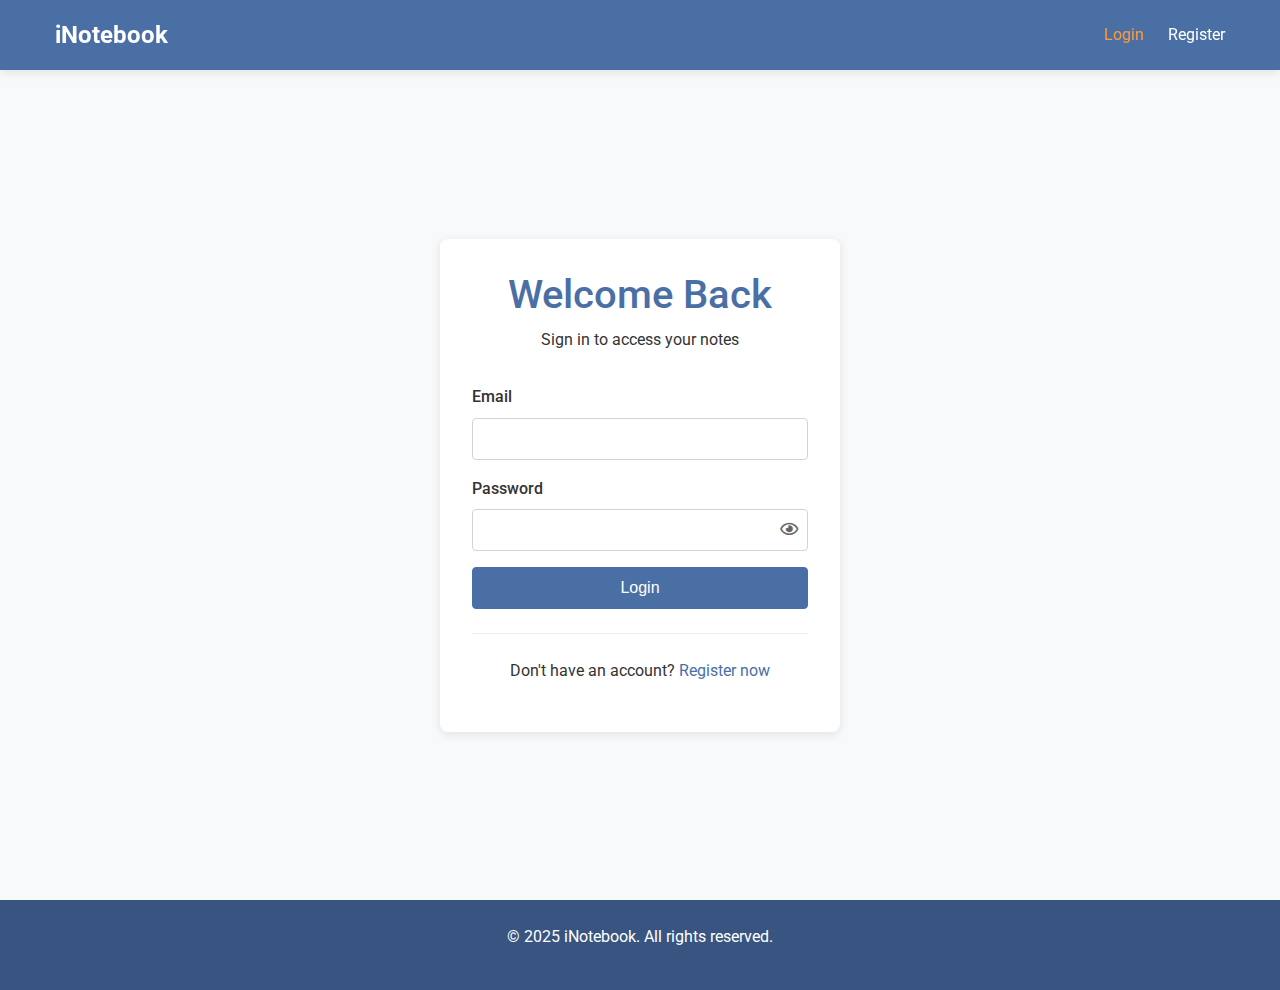
<file: frontend/pages/user-info.html>
<!DOCTYPE html>
<html lang="en">
<head>
    <meta charset="UTF-8">
    <meta name="viewport" content="width=device-width, initial-scale=1.0">
    <title>My Profile - iNotebook</title>
    <link href="https://fonts.googleapis.com/css2?family=Roboto:wght@300;400;500;700&display=swap" rel="stylesheet">
    <link rel="stylesheet" href="https://cdnjs.cloudflare.com/ajax/libs/font-awesome/5.15.4/css/all.min.css">
    <link rel="stylesheet" href="../css/main.css">
    <link rel="stylesheet" href="../css/users.css">
</head>
<body>
    <header>
        <div class="container">
            <div class="navbar">
                <a href="dashboard.html" class="logo">iNotebook</a>
                <button class="mobile-menu-toggle" id="mobile-menu-toggle">
                    <i class="fas fa-bars"></i>
                </button>
                <ul class="nav-links" id="user-nav">
                    <li><a href="dashboard.html">My Notes</a></li>
                    <li><a href="public-notes.html">Public Notes</a></li>
                    <li><a href="users.html">Users</a></li>
                    <li><a href="user-info.html" class="active">Profile</a></li>
                    <li><a href="#" id="logout-btn">Logout</a></li>
                </ul>
            </div>
        </div>
    </header>
    
    <main>
        <div class="container">
            <h1 class="page-title">My Profile</h1>
            
            <div id="alert-container"></div>
            
            <div class="card">
                <div class="card-body">
                    <div id="profile-container">
                        <div class="loading-spinner">
                            <i class="fas fa-circle-notch fa-spin"></i>
                        </div>
                    </div>
                    
                    <form id="profile-form" class="profile-form" style="display: none;">
                        <div class="form-group">
                            <label for="username" class="form-label">Username</label>
                            <input type="text" id="username" class="form-control" readonly>
                            <small class="text-muted">Username cannot be changed</small>
                        </div>
                        
                        <div class="form-group">
                            <label for="email" class="form-label">Email</label>
                            <input type="email" id="email" class="form-control" required>
                        </div>
                        
                        <div class="form-group">
                            <label for="first_name" class="form-label">First Name</label>
                            <input type="text" id="first_name" class="form-control">
                        </div>
                        
                        <div class="form-group">
                            <label for="last_name" class="form-label">Last Name</label>
                            <input type="text" id="last_name" class="form-control">
                        </div>
                        
                        <hr>
                        
                        <h3>Change Password</h3>
                        <p class="text-muted">Leave blank if you don't want to change your password</p>
                        
                        <div class="form-group">
                            <label for="current_password" class="form-label">Current Password</label>
                            <input type="password" id="current_password" class="form-control">
                        </div>
                        
                        <div class="form-group">
                            <label for="new_password" class="form-label">New Password</label>
                            <input type="password" id="new_password" class="form-control">
                        </div>
                        
                        <div class="form-group">
                            <label for="confirm_password" class="form-label">Confirm New Password</label>
                            <input type="password" id="confirm_password" class="form-control">
                        </div>
                        
                        <div class="form-actions">
                            <button type="submit" class="btn btn-primary" id="save-profile-btn">Save Changes</button>
                        </div>
                    </form>
                </div>
            </div>
            
            <div class="card mt-4">
                <div class="card-body">
                    <h2>Account Statistics</h2>
                    <div id="user-stats">
                        <div class="loading-spinner">
                            <i class="fas fa-circle-notch fa-spin"></i>
                        </div>
                    </div>
                </div>
            </div>
        </div>
    </main>
    
    <footer>
        <div class="container">
            <p>&copy; 2025 iNotebook. All rights reserved.</p>
        </div>
    </footer>
    
    <script src="../js/auth.js"></script>
    <script src="../js/users.js"></script>
</body>
</html>
</file>
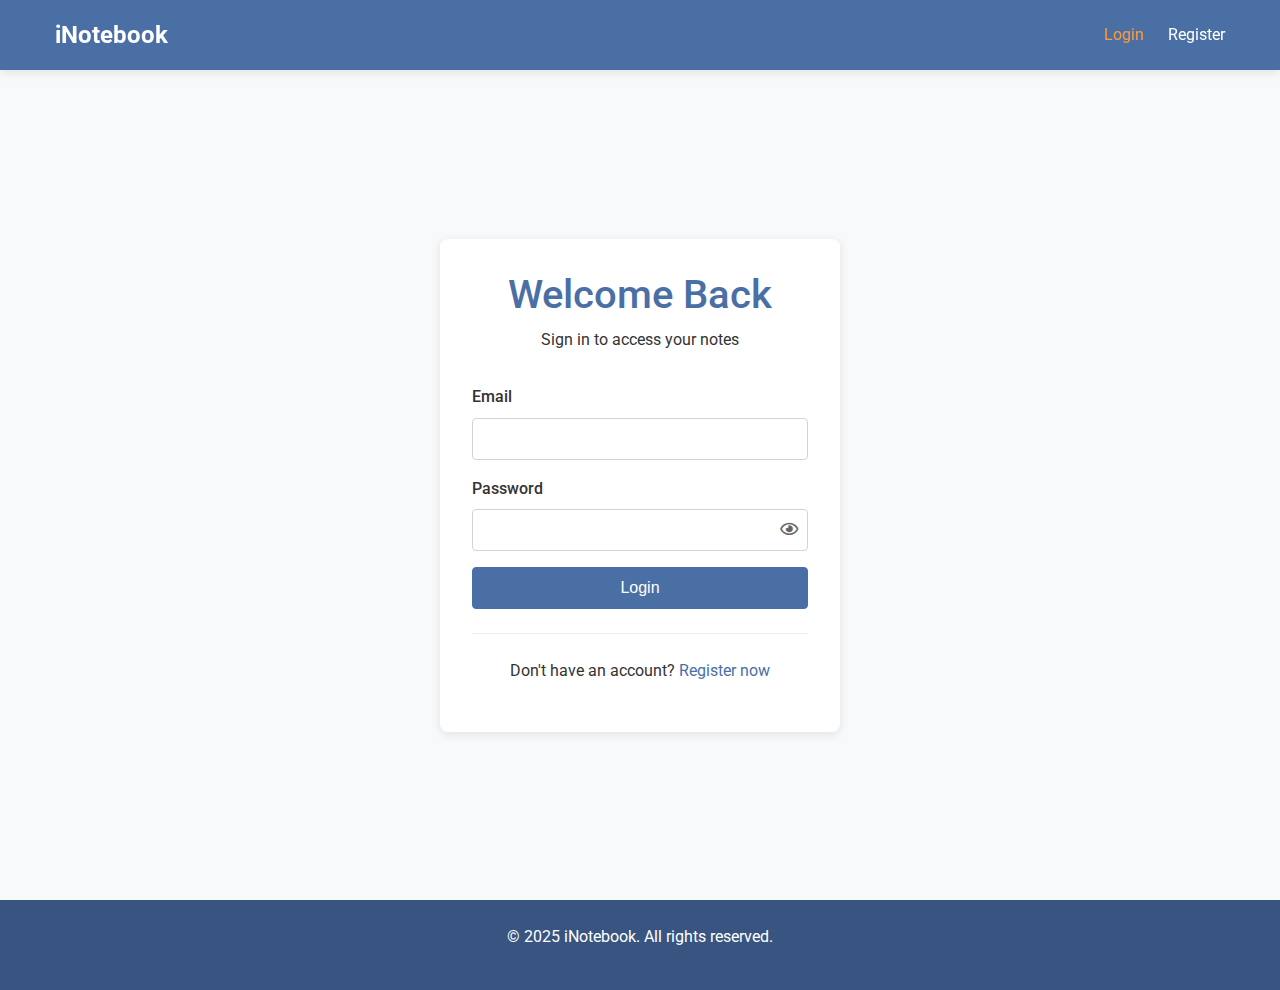
<file: frontend/pages/users.html>
<!DOCTYPE html>
<html lang="en">
<head>
    <meta charset="UTF-8">
    <meta name="viewport" content="width=device-width, initial-scale=1.0">
    <title>Users - iNotebook</title>
    <link href="https://fonts.googleapis.com/css2?family=Roboto:wght@300;400;500;700&display=swap" rel="stylesheet">
    <link rel="stylesheet" href="https://cdnjs.cloudflare.com/ajax/libs/font-awesome/5.15.4/css/all.min.css">
    <link rel="stylesheet" href="../css/main.css">
    <link rel="stylesheet" href="../css/users.css">
</head>
<body>
    <header>
        <div class="container">
            <div class="navbar">
                <a href="dashboard.html" class="logo">iNotebook</a>
                <button class="mobile-menu-toggle" id="mobile-menu-toggle">
                    <i class="fas fa-bars"></i>
                </button>
                <ul class="nav-links" id="user-nav">
                    <li><a href="dashboard.html">My Notes</a></li>
                    <li><a href="public-notes.html">Public Notes</a></li>
                    <li><a href="users.html" class="active">Users</a></li>
                    <li><a href="user-info.html">Profile</a></li>
                    <li><a href="#" id="logout-btn">Logout</a></li>
                </ul>
            </div>
        </div>
    </header>
    
    <main>
        <div class="container">
            <h1 class="page-title">Users</h1>
            
            <div id="alert-container"></div>
            
            <div class="filters-container">
                <div class="search-container">
                    <input type="text" id="search-users" placeholder="Search users...">
                    <button id="search-users-btn" class="btn btn-primary btn-sm">
                        <i class="fas fa-search"></i> Search
                    </button>
                </div>
            </div>
            
            <div id="users-container">
                <div class="loading-spinner">
                    <i class="fas fa-circle-notch fa-spin"></i>
                </div>
            </div>
        </div>
    </main>
    
    <footer>
        <div class="container">
            <p>&copy; 2025 iNotebook. All rights reserved.</p>
        </div>
    </footer>
    
    <script src="../js/auth.js"></script>
    <script src="../js/users.js"></script>
</body>
</html>
</file>
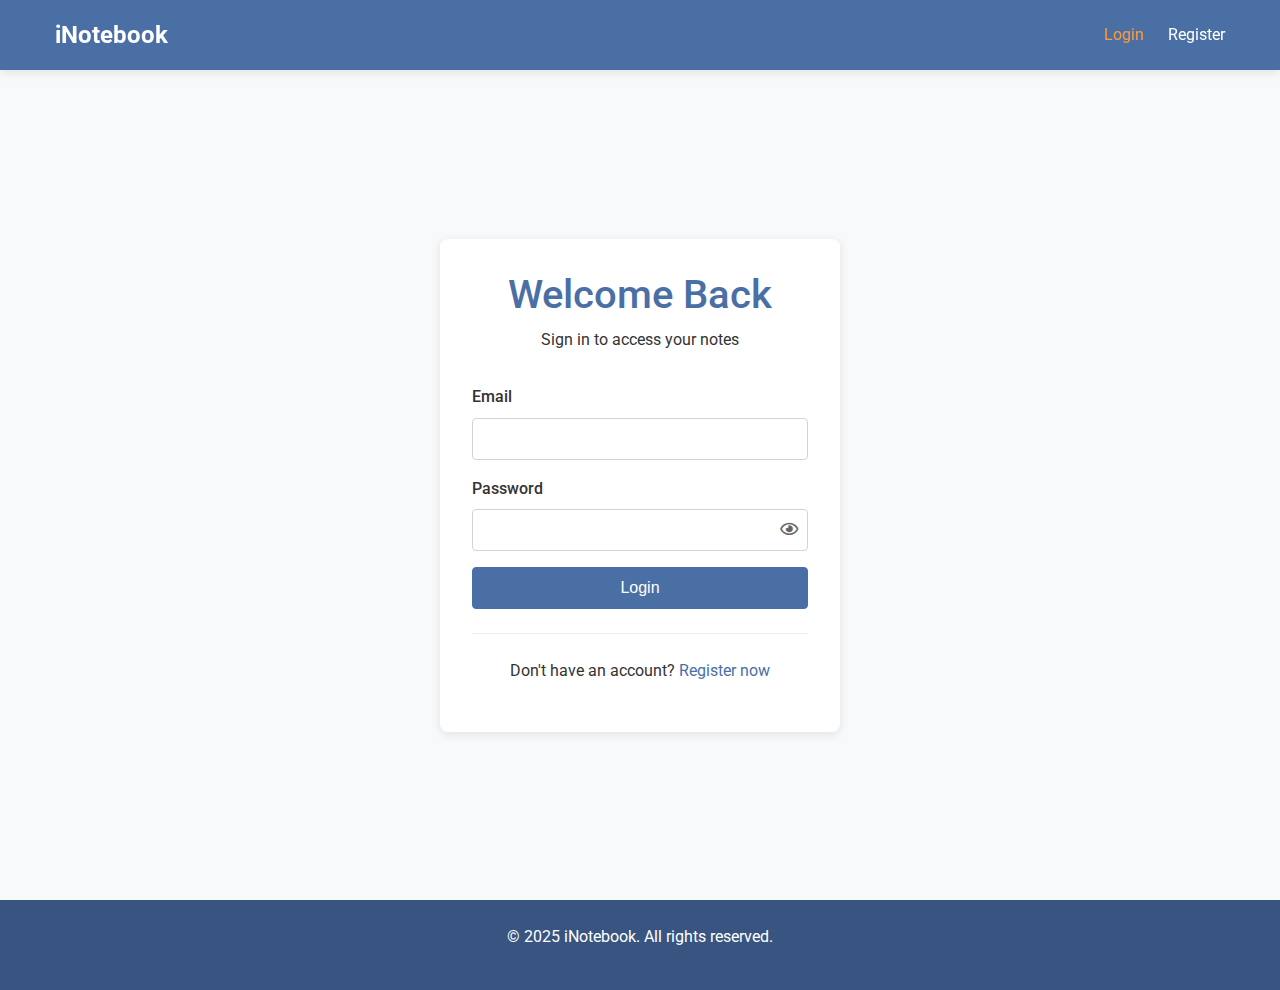
<file: frontend/pages/view-note.html>
<!DOCTYPE html>
<html lang="en">
<head>
    <meta charset="UTF-8">
    <meta name="viewport" content="width=device-width, initial-scale=1.0">
    <title>View Note - iNotebook</title>
    <link href="https://fonts.googleapis.com/css2?family=Roboto:wght@300;400;500;700&display=swap" rel="stylesheet">
    <link rel="stylesheet" href="https://cdnjs.cloudflare.com/ajax/libs/font-awesome/5.15.4/css/all.min.css">
    <link rel="stylesheet" href="../css/main.css">
    <link rel="stylesheet" href="../css/notes.css">
    <link rel="stylesheet" href="../css/public-notes.css">
</head>
<body>
    <header>
        <div class="container">
            <div class="navbar">
                <a href="dashboard.html" class="logo">iNotebook</a>
                <button class="mobile-menu-toggle" id="mobile-menu-toggle">
                    <i class="fas fa-bars"></i>
                </button>
                <ul class="nav-links" id="user-nav">
                    <li><a href="dashboard.html">My Notes</a></li>
                    <li><a href="public-notes.html">Public Notes</a></li>
                    <li><a href="users.html">Users</a></li>
                    <li><a href="user-info.html">Profile</a></li>
                    <li><a href="#" id="logout-btn">Logout</a></li>
                </ul>
            </div>
        </div>
    </header>
    
    <main>
        <div class="container">
            <div id="alert-container"></div>
            
            <!-- Back navigation -->
            <div class="page-navigation">
                <a href="javascript:history.back()" class="nav-back">
                    <i class="fas fa-arrow-left"></i> Back
                </a>
            </div>
            
            <!-- Note content container -->
            <div id="note-detail-container">
                <div class="loading-spinner">
                    <i class="fas fa-circle-notch fa-spin"></i>
                </div>
            </div>
        </div>
    </main>
    
    <footer>
        <div class="container">
            <p>&copy; 2025 iNotebook. All rights reserved.</p>
        </div>
    </footer>
    
    <!-- Template for note detail -->
    <template id="note-detail-template">
        <div class="note-detail-card">
            <div class="note-detail-header">
                <h1 class="note-detail-title"></h1>
                <div class="note-visibility-badge"></div>
            </div>
            
            <div class="note-detail-meta">
                <div class="note-author">
                    <i class="fas fa-user"></i> <span class="author-name"></span>
                </div>
                <div class="note-dates">
                    <div class="created-date">
                        <i class="fas fa-calendar-plus"></i> Created: <span class="date-created"></span>
                    </div>
                    <div class="updated-date">
                        <i class="fas fa-calendar-check"></i> Updated: <span class="date-updated"></span>
                    </div>
                </div>
            </div>
            
            
            
            <div class="note-detail-content"></div>
            
            <div class="note-detail-actions">
                <!-- Actions will be shown only for note owner -->
            </div>
        </div>
    </template>
    
    <!-- CSS for note detail page -->
    <style>
        /* Specific styles for view-note page */
        .page-navigation {
            margin-bottom: 1.5rem;
        }
        
        .nav-back {
            display: inline-flex;
            align-items: center;
            color: #6c757d;
            text-decoration: none;
            font-weight: 500;
            transition: color 0.2s;
        }
        
        .nav-back:hover {
            color: #007bff;
        }
        
        .nav-back i {
            margin-right: 0.5rem;
        }
        
        .note-detail-card {
            background: white;
            border-radius: 8px;
            box-shadow: 0 4px 15px rgba(0,0,0,0.08);
            overflow: hidden;
            margin-bottom: 2rem;
        }
        
        .note-detail-header {
            padding: 1.5rem 2rem;
            border-bottom: 1px solid #f0f0f0;
            position: relative;
            display: flex;
            justify-content: space-between;
            align-items: center;
        }
        
        .note-detail-title {
            font-size: 2rem;
            margin: 0;
            color: #343a40;
        }
        
        .note-visibility-badge {
            padding: 0.35rem 0.75rem;
            border-radius: 50px;
            font-size: 0.875rem;
            font-weight: 500;
        }
        
        .note-visibility-badge.public {
            background-color: #d1e7dd;
            color: #0f5132;
        }
        
        .note-visibility-badge.private {
            background-color: #f8d7da;
            color: #842029;
        }
        
        .note-detail-meta {
            display: flex;
            justify-content: space-between;
            padding: 1rem 2rem;
            background-color: #f8f9fa;
            font-size: 0.875rem;
            color: #6c757d;
            flex-wrap: wrap;
            gap: 1rem;
        }
        
        .note-author {
            display: flex;
            align-items: center;
        }
        
        .note-author i {
            margin-right: 0.5rem;
            color: #007bff;
        }
        
        .note-dates {
            display: flex;
            gap: 1.5rem;
        }
        
        .created-date, .updated-date {
            display: flex;
            align-items: center;
        }
        
        .created-date i, .updated-date i {
            margin-right: 0.5rem;
        }
        
        
        
        
        
        .note-detail-content {
            padding: 2rem;
            line-height: 1.7;
            color: #212529;
        }
        
        .note-detail-content p {
            margin-bottom: 1rem;
        }
        
        .note-detail-content p:last-child {
            margin-bottom: 0;
        }
        
        .note-detail-actions {
            padding: 1.5rem 2rem;
            border-top: 1px solid #f0f0f0;
            display: flex;
            justify-content: flex-end;
            gap: 1rem;
        }
        
        /* Alerts */
        .alert {
            padding: 1rem;
            border-radius: 4px;
            margin-bottom: 1.5rem;
        }
        
        .alert-success {
            background-color: #d1e7dd;
            color: #0f5132;
            border: 1px solid #badbcc;
        }
        
        .alert-error {
            background-color: #f8d7da;
            color: #842029;
            border: 1px solid #f5c2c7;
        }
        
        /* Loading spinner */
        .loading-spinner {
            text-align: center;
            padding: 3rem 0;
            color: #007bff;
            font-size: 2rem;
        }
        
        /* Responsive adjustments */
        @media (max-width: 768px) {
            .note-detail-header {
                padding: 1.25rem;
                flex-direction: column;
                align-items: flex-start;
                gap: 0.75rem;
            }
            
            .note-detail-title {
                font-size: 1.75rem;
            }
            
            .note-detail-meta {
                flex-direction: column;
                gap: 0.75rem;
                padding: 1rem 1.25rem;
            }
            
            .note-dates {
                flex-direction: column;
                gap: 0.5rem;
            }
            
            .note-detail-content {
                padding: 1.25rem;
            }
            
            .note-detail-actions {
                padding: 1.25rem;
            }
        }
    </style>
    
    <script src="../js/auth.js"></script>
    <script>
        document.addEventListener("DOMContentLoaded", function() {
            // Check authentication
            checkAuth();
            
            // API URL
            const API_URL = "http://localhost:8000/api"; // Adjust to match your backend URL
            
            // Load note detail
            loadNoteDetail();
            
            // Function to load note detail
            async function loadNoteDetail() {
                const urlParams = new URLSearchParams(window.location.search);
                const noteId = urlParams.get("id");
                
                if (!noteId) {
                    showAlert("error", "Note ID is missing");
                    return;
                }
                
                try {
                    // Fetch note detail
                    const response = await fetchWithAuth(`${API_URL}/notes/${noteId}/`);
                    
                    if (!response.ok) {
                        throw new Error("Failed to load note");
                    }
                    
                    const note = await response.json();
                    renderNoteDetail(note);
                } catch (error) {
                    showAlert("error", error.message);
                }
            }
            
            // Render note detail
            function renderNoteDetail(note) {
                const container = document.getElementById("note-detail-container");
                const template = document.getElementById("note-detail-template");
                
                // Clone template
                const noteDetail = template.content.cloneNode(true);
                
                // Set note properties
                noteDetail.querySelector(".note-detail-title").textContent = note.title;
                
                // Set visibility badge
                const visibilityBadge = noteDetail.querySelector(".note-visibility-badge");
                if (note.visibility === "public") {
                    visibilityBadge.textContent = "Public";
                    visibilityBadge.classList.add("public");
                } else {
                    visibilityBadge.textContent = "Private";
                    visibilityBadge.classList.add("private");
                }
                
                // Set author info
                noteDetail.querySelector(".author-name").textContent = note.author ? note.author.username : "Anonymous";
                
                // Set dates
                const createdDate = new Date(note.created_at).toLocaleDateString();
                const updatedDate = new Date(note.updated_at).toLocaleDateString();
                noteDetail.querySelector(".date-created").textContent = createdDate;
                noteDetail.querySelector(".date-updated").textContent = updatedDate;
                
                // Set content
                noteDetail.querySelector(".note-detail-content").innerHTML = formatNoteContent(note.content);
                
                
                
                
                // Set actions for note owner
                const actionsContainer = noteDetail.querySelector(".note-detail-actions");
                if (note.is_owner) {
                    const editButton = document.createElement("a");
                    editButton.href = `create-note.html?id=${note.id}`;
                    editButton.className = "btn btn-outline-primary";
                    editButton.innerHTML = '<i class="fas fa-edit"></i> Edit';
                    
                    const deleteButton = document.createElement("button");
                    deleteButton.type = "button";
                    deleteButton.className = "btn btn-outline-danger";
                    deleteButton.innerHTML = '<i class="fas fa-trash"></i> Delete';
                    deleteButton.addEventListener("click", () => confirmDeleteNote(note.id));
                    
                    actionsContainer.appendChild(editButton);
                    actionsContainer.appendChild(deleteButton);
                } else {
                    actionsContainer.style.display = "none";
                }
                
                // Clear container and append note detail
                container.innerHTML = '';
                container.appendChild(noteDetail);
                
                // Update page title
                document.title = `${note.title} - iNotebook`;
            }
            
            // Format note content with paragraphs
            function formatNoteContent(content) {
                return content.split('\n')
                    .filter(paragraph => paragraph.trim() !== '')
                    .map(paragraph => `<p>${paragraph}</p>`)
                    .join('');
            }
            
            // Confirm and delete note
            function confirmDeleteNote(noteId) {
                if (confirm("Are you sure you want to delete this note? This action cannot be undone.")) {
                    deleteNote(noteId);
                }
            }
            
            // Delete note
            async function deleteNote(noteId) {
                try {
                    const response = await fetchWithAuth(`${API_URL}/notes/${noteId}/`, {
                        method: "DELETE"
                    });
                    
                    if (!response.ok) {
                        throw new Error("Failed to delete note");
                    }
                    
                    showAlert("success", "Note deleted successfully");
                    
                    // Redirect to dashboard after deletion
                    setTimeout(() => {
                        window.location.href = "dashboard.html";
                    }, 1000);
                } catch (error) {
                    showAlert("error", error.message);
                }
            }
            
            // Show alert message
            function showAlert(type, message) {
                const alertContainer = document.getElementById("alert-container");
                if (!alertContainer) return;
                
                alertContainer.innerHTML = `
                    <div class="alert alert-${type}">
                        ${message}
                    </div>
                `;
                
                // Auto-dismiss alert
                setTimeout(() => {
                    alertContainer.innerHTML = "";
                }, 5000);
            }
        });
    </script>
</body>
</html>
</file>
<file: frontend/css/main.css>
/* Color Variables */
:root {
    --primary-color: #4a6fa5;
    --primary-light: #6d8fc8;
    --primary-dark: #385480;
    --secondary-color: #ff9a3c;
    --text-color: #333333;
    --text-light: #666666;
    --bg-light: #f8f9fa;
    --white: #ffffff;
    --danger: #dc3545;
    --success: #28a745;
    --warning: #ffc107;
    --info: #17a2b8;
    --shadow: 0 2px 10px rgba(0, 0, 0, 0.1);
}

/* Reset & Base Styles */
* {
    margin: 0;
    padding: 0;
    box-sizing: border-box;
}

body {
    font-family: 'Roboto', sans-serif;
    line-height: 1.6;
    color: var(--text-color);
    background-color: var(--bg-light);
}

.container {
    max-width: 1200px;
    margin: 0 auto;
    padding: 0 15px;
}

/* Typography */
h1, h2, h3, h4, h5, h6 {
    margin-bottom: 0.5rem;
    font-weight: 500;
    line-height: 1.2;
}

h1 { font-size: 2.5rem; }
h2 { font-size: 2rem; }
h3 { font-size: 1.75rem; }
h4 { font-size: 1.5rem; }
h5 { font-size: 1.25rem; }
h6 { font-size: 1rem; }

p {
    margin-bottom: 1rem;
}

a {
    color: var(--primary-color);
    text-decoration: none;
    transition: color 0.3s;
}

a:hover {
    color: var(--primary-dark);
    text-decoration: underline;
}

/* Utilities */
.text-center { text-align: center; }
.text-right { text-align: right; }
.text-muted { color: var(--text-light); }
.mb-1 { margin-bottom: 0.5rem; }
.mb-2 { margin-bottom: 1rem; }
.mb-3 { margin-bottom: 1.5rem; }
.mb-4 { margin-bottom: 2rem; }
.mt-1 { margin-top: 0.5rem; }
.mt-2 { margin-top: 1rem; }
.mt-3 { margin-top: 1.5rem; }
.mt-4 { margin-top: 2rem; }

/* Header & Navigation */
header {
    background-color: var(--primary-color);
    color: var(--white);
    padding: 1rem 0;
    box-shadow: var(--shadow);
    position: sticky;
    top: 0;
    z-index: 100;
}

.navbar {
    display: flex;
    justify-content: space-between;
    align-items: center;
}

.logo {
    font-size: 1.5rem;
    font-weight: 700;
    color: var(--white);
    text-decoration: none;
}

.nav-links {
    display: flex;
    list-style: none;
}

.nav-links li {
    margin-left: 1.5rem;
}

.nav-links a {
    color: var(--white);
    text-decoration: none;
    transition: color 0.3s;
}

.nav-links a:hover,
.nav-links a.active {
    color: var(--secondary-color);
}

/* Mobile menu */
.mobile-menu-toggle {
    display: none;
    background: none;
    border: none;
    color: var(--white);
    font-size: 1.5rem;
    cursor: pointer;
}

/* Main Content */
main {
    padding: 2rem 0;
    min-height: calc(100vh - 128px); /* Subtract header and footer height */
}

.page-title {
    margin-bottom: 1.5rem;
}

/* Buttons */
.btn {
    display: inline-block;
    font-weight: 400;
    text-align: center;
    white-space: nowrap;
    vertical-align: middle;
    user-select: none;
    border: 1px solid transparent;
    padding: 0.5rem 1rem;
    font-size: 1rem;
    line-height: 1.5;
    border-radius: 0.25rem;
    transition: all 0.3s;
    cursor: pointer;
}

.btn-primary {
    color: var(--white);
    background-color: var(--primary-color);
    border-color: var(--primary-color);
}

.btn-primary:hover {
    background-color: var(--primary-dark);
    border-color: var(--primary-dark);
    text-decoration: none;
    color: var(--white);
}

.btn-secondary {
    color: var(--white);
    background-color: var(--secondary-color);
    border-color: var(--secondary-color);
}

.btn-secondary:hover {
    background-color: #e08535;
    border-color: #e08535;
    text-decoration: none;
    color: var(--white);
}

.btn-danger {
    color: var(--white);
    background-color: var(--danger);
    border-color: var(--danger);
}

.btn-danger:hover {
    background-color: #c82333;
    border-color: #bd2130;
    text-decoration: none;
    color: var(--white);
}

.btn-outline-primary {
    color: var(--primary-color);
    background-color: transparent;
    border-color: var(--primary-color);
}

.btn-outline-primary:hover {
    color: var(--white);
    background-color: var(--primary-color);
    border-color: var(--primary-color);
    text-decoration: none;
}

.btn-sm {
    padding: 0.25rem 0.5rem;
    font-size: 0.875rem;
}

.btn-lg {
    padding: 0.75rem 1.5rem;
    font-size: 1.125rem;
}

/* Forms */
.form-group {
    margin-bottom: 1rem;
}

.form-label {
    display: block;
    margin-bottom: 0.5rem;
    font-weight: 500;
}

.form-control {
    display: block;
    width: 100%;
    padding: 0.5rem 0.75rem;
    font-size: 1rem;
    line-height: 1.5;
    color: var(--text-color);
    background-color: var(--white);
    background-clip: padding-box;
    border: 1px solid #ced4da;
    border-radius: 0.25rem;
    transition: border-color 0.15s ease-in-out;
}

.form-control:focus {
    border-color: var(--primary-light);
    outline: 0;
    box-shadow: 0 0 0 0.2rem rgba(74, 111, 165, 0.25);
}

/* Cards */
.card {
    position: relative;
    display: flex;
    flex-direction: column;
    min-width: 0;
    word-wrap: break-word;
    background-color: var(--white);
    background-clip: border-box;
    border-radius: 0.25rem;
    box-shadow: var(--shadow);
    margin-bottom: 1rem;
}

.card-header {
    padding: 0.75rem 1.25rem;
    margin-bottom: 0;
    background-color: rgba(0, 0, 0, 0.03);
    border-bottom: 1px solid rgba(0, 0, 0, 0.125);
}

.card-body {
    flex: 1 1 auto;
    padding: 1.25rem;
}

.card-footer {
    padding: 0.75rem 1.25rem;
    background-color: rgba(0, 0, 0, 0.03);
    border-top: 1px solid rgba(0, 0, 0, 0.125);
}

/* Alerts */
.alert {
    position: relative;
    padding: 0.75rem 1.25rem;
    margin-bottom: 1rem;
    border: 1px solid transparent;
    border-radius: 0.25rem;
}

.alert-success {
    color: #155724;
    background-color: #d4edda;
    border-color: #c3e6cb;
}

.alert-danger {
    color: #721c24;
    background-color: #f8d7da;
    border-color: #f5c6cb;
}

.alert-warning {
    color: #856404;
    background-color: #fff3cd;
    border-color: #ffeeba;
}

.alert-info {
    color: #0c5460;
    background-color: #d1ecf1;
    border-color: #bee5eb;
}

/* Loading Spinner */
.spinner {
    border: 4px solid rgba(0, 0, 0, 0.1);
    border-radius: 50%;
    border-top: 4px solid var(--primary-color);
    width: 30px;
    height: 30px;
    animation: spin 1s linear infinite;
    margin: 0 auto;
}

@keyframes spin {
    0% { transform: rotate(0deg); }
    100% { transform: rotate(360deg); }
}

/* Footer */
footer {
    background-color: var(--primary-dark);
    color: var(--white);
    padding: 1.5rem 0;
    text-align: center;
    margin-top: auto;
}

/* Responsive */
@media (max-width: 768px) {
    .nav-links {
        display: none;
        position: absolute;
        top: 60px;
        left: 0;
        width: 100%;
        background-color: var(--primary-color);
        flex-direction: column;
        padding: 1rem;
        box-shadow: var(--shadow);
    }
    
    .nav-links.active {
        display: flex;
    }
    
    .nav-links li {
        margin: 0.5rem 0;
    }
    
    .mobile-menu-toggle {
        display: block;
    }
}
</file>
<file: frontend/css/index.css>
.landing-header{
    background-color: var(--primary-color);
    padding: 1rem 0;
    color: var(--white);
}

.landing-header .logo {
    color: var(--white);
    font-size: 2rem;
    font-weight: 700;
    text-decoration: none;
}

.landing-header nav {
    display: flex;
    justify-content: space-between;
    align-items: center;
}

.auth-links, .user-links {
    display: flex;
    gap: 1rem;
}

.hero {
    padding: 5rem 0;
    background: linear-gradient(120deg, var(--primary-light) 0%, var(--primary-color) 100%);
    color: var(--white);
    position: relative;
    overflow: hidden;
}

.hero::after {
    content: '';
    position: absolute;
    top: 0;
    left: 0;
    width: 100%;
    height: 100%;
    background-image: url('data:image/svg+xml;charset=utf8,<svg xmlns="http://www.w3.org/2000/svg" viewBox="0 0 1440 320"><path fill="white" fill-opacity="0.05" d="M0,128L48,122.7C96,117,192,107,288,101.3C384,96,480,96,576,106.7C672,117,768,139,864,138.7C960,139,1056,117,1152,122.7C1248,128,1344,160,1392,176L1440,192L1440,320L1392,320C1344,320,1248,320,1152,320C1056,320,960,320,864,320C768,320,672,320,576,320C480,320,384,320,288,320C192,320,96,320,48,320L0,320Z"></path></svg>');
    background-size: cover;
    background-position: bottom;
    opacity: 0.6;
    z-index: 0;
}

.hero .container {
    display: flex;
    align-items: center;
    justify-content: space-between;
    position: relative;
    z-index: 1;
}

.hero-content {
    flex: 1;
    max-width: 600px;
}

.hero-content h1 {
    font-size: 3rem;
    margin-bottom: 1.5rem;
    line-height: 1.2;
}

.hero-content p {
    font-size: 1.25rem;
    margin-bottom: 2rem;
    opacity: 0.9;
}

.hero-buttons {
    display: flex;
    gap: 1rem;
}
.nav-links, .user-links {
    display: flex;
    gap: 1rem;
    align-items: center;
}

.btn {
    padding: 0.5rem 1rem;
    border-radius: 0.25rem;
    text-decoration: none;
    font-weight: 500;
    transition: all 0.3s ease;
}
.btn-outline-light {
    color: var(--white);
    border: 2px solid var(--white);
    background: transparent;
}

.btn-outline-light:hover {
    background-color: rgba(255, 255, 255, 0.1);
    text-decoration: none;
    color: var(--white);
}

.btn-light {
    color: var(--primary-color);
    background-color: var(--white);
    border: 2px solid var(--white);
}

.btn-light:hover {
    background-color: rgba(255, 255, 255, 0.9);
    text-decoration: none;
    color: var(--primary-dark);
}

.hero-image {
    flex: 1;
    max-width: 500px;
    text-align: center;
}

.hero-image img {
    max-width: 100%;
    height: auto;
}

/* Features Section */
.features {
    padding: 5rem 0;
    background-color: var(--bg-light);
}

.section-title {
    text-align: center;
    font-size: 2.5rem;
    margin-bottom: 3rem;
    color: var(--primary-color);
}

.feature-grid {
    display: grid;
    grid-template-columns: repeat(auto-fit, minmax(300px, 1fr));
    gap: 2rem;
}

.feature-card {
    background-color: var(--white);
    border-radius: 8px;
    box-shadow: 0 5px 15px rgba(0, 0, 0, 0.05);
    padding: 2rem;
    text-align: center;
    transition: transform 0.3s ease;
}

.feature-card:hover {
    transform: translateY(-10px);
}

.feature-icon {
    width: 70px;
    height: 70px;
    border-radius: 50%;
    background-color: var(--primary-light);
    color: var(--white);
    display: flex;
    align-items: center;
    justify-content: center;
    font-size: 2rem;
    margin: 0 auto 1.5rem;
}

.feature-card h3 {
    margin-bottom: 1rem;
    color: var(--text-color);
}

.feature-card p {
    color: var(--text-light);
}

/* How It Works Section */
.how-it-works {
    padding: 5rem 0;
    background-color: var(--white);
}

.steps {
    display: flex;
    justify-content: space-around;
    align-items: center;
    flex-wrap: wrap;
    margin-top: 3rem;
}

.step {
    text-align: center;
    max-width: 250px;
    margin: 1rem;
}

.step-number {
    width: 60px;
    height: 60px;
    border-radius: 50%;
    background-color: var(--primary-color);
    color: var(--white);
    display: flex;
    align-items: center;
    justify-content: center;
    font-size: 1.5rem;
    font-weight: 700;
    margin: 0 auto 1.5rem;
}

.step h3 {
    margin-bottom: 1rem;
    color: var(--text-color);
}

.step p {
    color: var(--text-light);
}

.step-arrow {
    color: var(--primary-color);
    font-size: 2rem;
    display: flex;
    align-items: center;
}

/* Testimonials Section */
.testimonials {
    padding: 5rem 0;
    background-color: var(--bg-light);
}

.testimonial-grid {
    display: grid;
    grid-template-columns: repeat(auto-fit, minmax(300px, 1fr));
    gap: 2rem;
}

.testimonial-card {
    background-color: var(--white);
    border-radius: 8px;
    box-shadow: 0 5px 15px rgba(0, 0, 0, 0.05);
    padding: 2rem;
}

.testimonial-content {
    position: relative;
    margin-bottom: 1.5rem;
    padding-left: 1.5rem;
    border-left: 4px solid var(--primary-light);
}

.testimonial-content p {
    font-style: italic;
    color: var(--text-color);
}

.testimonial-author {
    display: flex;
    align-items: center;
}

.author-avatar {
    font-size: 2rem;
    color: var(--text-light);
    margin-right: 1rem;
}

.author-info h4 {
    margin: 0;
    font-weight: 500;
    color: var(--text-color);
}

.author-info p {
    margin: 0;
    color: var(--text-light);
    font-size: 0.875rem;
}

/* Call to Action Section */
.cta {
    background: linear-gradient(120deg, var(--primary-color) 0%, var(--primary-dark) 100%);
    color: var(--white);
    text-align: center;
    padding: 5rem 0;
}

.cta h2 {
    font-size: 2.5rem;
    margin-bottom: 1rem;
}

.cta p {
    font-size: 1.25rem;
    margin-bottom: 2rem;
    max-width: 600px;
    margin-left: auto;
    margin-right: auto;
    opacity: 0.9;
}

/* Footer */
footer {
    background-color: var(--text-color);
    color: var(--white);
    padding: 4rem 0 1rem;
}

.footer-content {
    display: grid;
    grid-template-columns: repeat(auto-fit, minmax(200px, 1fr));
    gap: 2rem;
    margin-bottom: 3rem;
}

.footer-about p {
    margin-top: 1rem;
    color: rgba(255, 255, 255, 0.7);
}

.footer-links h4 {
    margin-bottom: 1.5rem;
    color: var(--white);
}

.footer-links ul {
    list-style: none;
    padding: 0;
}

.footer-links li {
    margin-bottom: 0.75rem;
}

.footer-links a {
    color: rgba(255, 255, 255, 0.7);
    text-decoration: none;
    transition: color 0.3s ease;
}

.footer-links a:hover {
    color: var(--white);
    text-decoration: none;
}

.footer-bottom {
    display: flex;
    justify-content: space-between;
    align-items: center;
    padding-top: 1.5rem;
    border-top: 1px solid rgba(255, 255, 255, 0.1);
}

.footer-bottom p {
    color: rgba(255, 255, 255, 0.5);
    font-size: 0.875rem;
}

.social-links {
    display: flex;
    gap: 1rem;
}

.social-links a {
    color: rgba(255, 255, 255, 0.5);
    font-size: 1.25rem;
    transition: color 0.3s ease;
}

.social-links a:hover {
    color: var(--white);
}

/* Responsive Styles */
@media (max-width: 992px) {
    .hero .container {
        flex-direction: column;
        text-align: center;
    }
    
    .hero-content {
        margin-bottom: 3rem;
    }
    
    .hero-buttons {
        justify-content: center;
    }
    
    .hero-image {
        max-width: 400px;
    }
    
    .steps {
        flex-direction: column;
    }
    
    .step-arrow {
        transform: rotate(90deg);
        margin: 1rem 0;
    }
}

@media (max-width: 768px) {
    .hero-content h1 {
        font-size: 2.5rem;
    }
    
    .feature-grid {
        grid-template-columns: 1fr;
    }
    
    .footer-bottom {
        flex-direction: column;
        gap: 1rem;
    }
}

@media (max-width: 480px) {
    .hero-content h1 {
        font-size: 2rem;
    }
    
    .hero-buttons {
        flex-direction: column;
        gap: 1rem;
    }
    
    .btn-lg {
        width: 100%;
    }
    
    .section-title {
        font-size: 2rem;
    }
}
</file>
<file: frontend/css/notes.css>
/* Note specific styles */
.note-view-container {
    max-width: 800px;
    margin: 0 auto;
}

.note-view-header {
    margin-bottom: 2rem;
    padding-bottom: 1rem;
    border-bottom: 1px solid #eee;
}

.note-view-content {
    white-space: pre-wrap;
    margin-bottom: 2rem;
    line-height: 1.8;
}

.note-view-meta {
    display: flex;
    justify-content: space-between;
    font-size: 0.875rem;
    color: var(--text-light);
    margin-bottom: 1rem;
}

.note-view-actions {
    display: flex;
    gap: 1rem;
    margin-top: 2rem;
    padding-top: 1rem;
    border-top: 1px solid #eee;
}

.note-form {
    max-width: 800px;
    margin: 0 auto;
}

.note-form-actions {
    display: flex;
    justify-content: flex-end;
    gap: 1rem;
    margin-top: 1.5rem;
}

.visibility-toggle {
    display: flex;
    align-items: center;
    margin-bottom: 1rem;
}

.visibility-toggle input {
    margin-right: 0.5rem;
}

.public-note-label {
    font-weight: 500;
    margin-right: 0.5rem;
}

/* Rich text editor styles */
.editor-toolbar {
    background-color: #f8f9fa;
    padding: 0.5rem;
    border: 1px solid #ced4da;
    border-bottom: none;
    border-radius: 0.25rem 0.25rem 0 0;
}

.editor-toolbar button {
    background: none;
    border: none;
    padding: 0.25rem 0.5rem;
    margin-right: 0.25rem;
    cursor: pointer;
    border-radius: 0.25rem;
}

.editor-toolbar button:hover {
    background-color: #e9ecef;
}

.editor-content {
    min-height: 300px;
    border: 1px solid #ced4da;
    border-radius: 0 0 0.25rem 0.25rem;
    padding: 0.5rem;
}
</file>
<file: frontend/css/dashboard.css>
/* Dashboard page styles */

/* Main Layout */
body {
    min-height: 100vh;
    display: flex;
    flex-direction: column;
}

main {
    flex: 1;
    padding: 2rem 0;
}

.container {
    max-width: 1200px;
    margin: 0 auto;
    padding: 0 1rem;
}

/* Header & Navigation */
header {
    background-color: var(--white);
    box-shadow: 0 2px 10px rgba(0, 0, 0, 0.1);
    position: sticky;
    top: 0;
    z-index: 100;
}

.navbar {
    display: flex;
    justify-content: space-between;
    align-items: center;
    padding: 1rem 0;
}

.logo {
    font-size: 1.5rem;
    font-weight: 700;
    color: var(--primary-color);
    text-decoration: none;
}

.logo:hover {
    text-decoration: none;
}

.nav-links {
    display: flex;
    list-style: none;
    margin: 0;
    padding: 0;
}

.nav-links li {
    margin-left: 1.5rem;
}

.nav-links a {
    color: var(--text-color);
    text-decoration: none;
    font-weight: 500;
    padding: 0.5rem 0;
    position: relative;
    transition: color 0.3s;
}

.nav-links a:hover {
    color: var(--primary-color);
}

.nav-links a.active {
    color: var(--primary-color);
}

.nav-links a.active::after {
    content: '';
    position: absolute;
    bottom: 0;
    left: 0;
    width: 100%;
    height: 2px;
    background-color: var(--primary-color);
}

.mobile-menu-toggle {
    display: none;
    background: none;
    border: none;
    font-size: 1.5rem;
    color: var(--text-color);
    cursor: pointer;
}

/* Dashboard Header */
.dashboard-header {
    display: flex;
    justify-content: space-between;
    align-items: center;
    margin-bottom: 2rem;
}

.page-title {
    font-size: 2rem;
    margin: 0;
    color: var(--text-color);
}

/* Search and Sort Controls */
.search-controls {
    display: flex;
    justify-content: space-between;
    align-items: center;
    margin-bottom: 2rem;
    gap: 1rem;
}

.search-box {
    display: flex;
    flex: 1;
    max-width: 500px;
}

.search-input {
    flex: 1;
    border-top-right-radius: 0;
    border-bottom-right-radius: 0;
    border-right: none;
}

.search-btn {
    border-top-left-radius: 0;
    border-bottom-left-radius: 0;
    padding: 0.5rem 1rem;
}

.sort-control {
    width: auto;
    min-width: 200px;
}

/* Notes Grid */
.notes-grid {
    display: grid;
    grid-template-columns: repeat(auto-fill, minmax(300px, 1fr));
    gap: 1.5rem;
}

/* Note Card */
.note-card {
    background-color: var(--white);
    border-radius: 8px;
    box-shadow: 0 2px 8px rgba(0, 0, 0, 0.1);
    padding: 1.5rem;
    display: flex;
    flex-direction: column;
    transition: transform 0.2s, box-shadow 0.2s;
    position: relative;
    overflow: hidden;
}

.note-card:hover {
    transform: translateY(-5px);
    box-shadow: 0 5px 15px rgba(0, 0, 0, 0.1);
}

.note-header {
    display: flex;
    justify-content: space-between;
    align-items: flex-start;
    margin-bottom: 1rem;
}

.note-title {
    margin: 0;
    font-size: 1.25rem;
    color: var(--text-color);
    font-weight: 600;
    word-break: break-word;
}

.note-menu {
    position: relative;
}

.note-menu-btn {
    background: none;
    border: none;
    color: var(--text-light);
    cursor: pointer;
    padding: 0.25rem;
    border-radius: 50%;
    transition: background-color 0.2s;
}

.note-menu-btn:hover {
    background-color: var(--light-bg);
}

.note-menu-dropdown {
    position: absolute;
    top: 100%;
    right: 0;
    background-color: var(--white);
    border-radius: 4px;
    box-shadow: 0 2px 10px rgba(0, 0, 0, 0.1);
    min-width: 150px;
    z-index: 10;
    display: none;
}

.note-menu-dropdown.show {
    display: block;
}

.note-menu-item {
    display: block;
    padding: 0.75rem 1rem;
    color: var(--text-color);
    text-decoration: none;
    transition: background-color 0.2s;
}

.note-menu-item:hover {
    background-color: var(--light-bg);
}

.note-menu-item.delete {
    color: var(--error-color);
}

.note-content {
    color: var(--text-light);
    margin-bottom: 1.5rem;
    overflow: hidden;
    display: -webkit-box;
    -webkit-line-clamp: 4;
    line-clamp: 4; /* Standard property */
    -webkit-box-orient: vertical;
    box-orient: vertical; /* Standard property */
    text-overflow: ellipsis; /* Show ellipsis for overflowing text */
    line-height: 1.5;
    flex: 1;
    max-height: 6em; /* Fallback for browsers that don't support line-clamp */
}

.note-footer {
    display: flex;
    justify-content: space-between;
    align-items: center;
    margin-top: auto;
    font-size: 0.875rem;
    color: var(--text-light);
}

.note-date {
    display: flex;
    align-items: center;
}

.note-date i {
    margin-right: 0.35rem;
    font-size: 0.875rem;
}


.note-visibility {
    display: flex;
    align-items: center;
}

.note-visibility i {
    margin-right: 0.35rem;
}

.public-badge {
    background-color: var(--success-color);
    color: white;
    font-size: 0.75rem;
    padding: 0.15rem 0.5rem;
    border-radius: 20px;
}

.private-badge {
    background-color: var(--secondary-color);
    color: white;
    font-size: 0.75rem;
    padding: 0.15rem 0.5rem;
    border-radius: 20px;
}

/* Empty State */
.empty-state {
    text-align: center;
    padding: 3rem;
    background-color: var(--white);
    border-radius: 8px;
    box-shadow: 0 2px 8px rgba(0, 0, 0, 0.05);
    grid-column: 1 / -1;
}

.empty-state i {
    font-size: 3rem;
    color: var(--text-light);
    margin-bottom: 1rem;
}

.empty-state h2 {
    margin-bottom: 1rem;
    color: var(--text-color);
}

.empty-state p {
    color: var(--text-light);
    margin-bottom: 1.5rem;
}

/* Loading State */
.loading {
    display: flex;
    justify-content: center;
    align-items: center;
    padding: 2rem;
    grid-column: 1 / -1;
}

.loading-spinner {
    border: 3px solid rgba(0, 0, 0, 0.1);
    border-radius: 50%;
    border-top: 3px solid var(--primary-color);
    width: 30px;
    height: 30px;
    animation: spin 1s linear infinite;
    margin-right: 1rem;
}

@keyframes spin {
    0% { transform: rotate(0deg); }
    100% { transform: rotate(360deg); }
}

/* Alert Container */
#alert-container {
    margin-bottom: 1.5rem;
}

.alert {
    padding: 1rem;
    border-radius: 4px;
    margin-bottom: 1rem;
}

.alert-success {
    background-color: rgba(40, 167, 69, 0.1);
    border: 1px solid rgba(40, 167, 69, 0.2);
    color: #28a745;
}

.alert-warning {
    background-color: rgba(255, 193, 7, 0.1);
    border: 1px solid rgba(255, 193, 7, 0.2);
    color: #ffc107;
}

.alert-danger {
    background-color: rgba(220, 53, 69, 0.1);
    border: 1px solid rgba(220, 53, 69, 0.2);
    color: #dc3545;
}

/* Footer */
footer {
    background-color: var(--white);
    border-top: 1px solid #f1f1f1;
    padding: 1.5rem 0;
    text-align: center;
    color: var(--text-light);
}

/* Responsive Design */
@media (max-width: 768px) {
    .dashboard-header {
        flex-direction: column;
        align-items: flex-start;
    }
    
    .dashboard-header .btn {
        margin-top: 1rem;
        width: 100%;
    }
    
    .search-controls {
        flex-direction: column;
    }
    
    .search-box, .sort-control {
        width: 100%;
        max-width: none;
    }
    
    .mobile-menu-toggle {
        display: block;
    }
    
    .nav-links {
        position: absolute;
        top: 100%;
        left: 0;
        right: 0;
        background-color: var(--white);
        flex-direction: column;
        box-shadow: 0 5px 10px rgba(0, 0, 0, 0.1);
        max-height: 0;
        overflow: hidden;
        transition: max-height 0.3s ease;
    }
    
    .nav-links.active {
        max-height: 300px;
    }
    
    .nav-links li {
        margin: 0;
    }
    
    .nav-links a {
        display: block;
        padding: 1rem;
    }
    
    .nav-links a.active::after {
        display: none;
    }
    
    .nav-links a.active {
        background-color: var(--light-bg);
    }
    
    .notes-grid {
        grid-template-columns: 1fr;
    }
}

@media (max-width: 480px) {
    .page-title {
        font-size: 1.75rem;
    }
}
</file>
<file: frontend/css/auth.css>
/* Authentication specific styles */
.auth-container {
    display: flex;
    justify-content: center;
    align-items: center;
    min-height: calc(100vh - 134px);
}

.auth-card {
    width: 100%;
    max-width: 400px;
    padding: 2rem;
    background-color: var(--white);
    box-shadow: var(--shadow);
    border-radius: 8px;
    margin: 2rem 1rem;
}

.auth-header {
    text-align: center;
    margin-bottom: 2rem;
}

.auth-header h1 {
    color: var(--primary-color);
    margin-bottom: 0.5rem;
}

.auth-footer {
    text-align: center;
    margin-top: 1.5rem;
    padding-top: 1.5rem;
    border-top: 1px solid #eee;
}

.form-check {
    display: flex;
    align-items: center;
    margin-bottom: 1rem;
}

.form-check-input {
    margin-right: 0.5rem;
    width: auto;
}

.password-toggle {
    position: absolute;
    right: 10px;
    top: 50%;
    transform: translateY(-50%);
    background: none;
    border: none;
    color: #666;
    cursor: pointer;
    padding: 0;
    font-size: 16px;
}

.password-field {
    position: relative;
}


.btn-block {
    display: block;
    width: 100%;
}
</file>
<file: frontend/css/public-notes.css>
/* Public Notes Page Styling */

/* Main container styling */
.container {
    max-width: 1200px;
    margin: 0 auto;
    padding: 0 15px;
}

.page-title {
    font-size: 2.5rem;
    margin-bottom: 1.5rem;
    color: #333;
    position: relative;
}

.page-title:after {
    content: "";
    position: absolute;
    bottom: -10px;
    left: 0;
    width: 60px;
    height: 4px;
    background: #007bff;
    border-radius: 2px;
}

/* Search and filter components */
.filters-container {
    display: flex;
    flex-wrap: wrap;
    justify-content: space-between;
    align-items: center;
    margin-bottom: 2rem;
    padding: 1.5rem;
    background-color: #f8f9fa;
    border-radius: 8px;
    box-shadow: 0 2px 6px rgba(0,0,0,0.05);
}

.search-container {
    display: flex;
    flex: 1;
    max-width: 500px;
    margin-right: 1rem;
}

#search-public-notes {
    flex: 1;
    padding: 0.75rem 1rem;
    border: 1px solid #dee2e6;
    border-radius: 4px 0 0 4px;
    font-size: 1rem;
    transition: all 0.2s ease;
}

#search-public-notes:focus {
    outline: none;
    border-color: #007bff;
    box-shadow: 0 0 0 3px rgba(0,123,255,0.25);
}

#search-public-btn {
    border-radius: 0 4px 4px 0;
    padding: 0.75rem 1.25rem;
    font-weight: 500;
}

.sort-container {
    display: flex;
    align-items: center;
    margin-top: 0;
}

.sort-container label {
    margin-right: 0.75rem;
    font-weight: 500;
    color: #495057;
}

#sort-public-notes {
    padding: 0.75rem;
    border: 1px solid #dee2e6;
    border-radius: 4px;
    background-color: #fff;
    cursor: pointer;
    min-width: 180px;
}

/* Notes display styling */
.notes-grid {
    display: grid;
    grid-template-columns: repeat(auto-fill, minmax(300px, 1fr));
    gap: 1.5rem;
    margin-bottom: 3rem;
}

.note-card {
    background: white;
    border-radius: 8px;
    box-shadow: 0 3px 10px rgba(0,0,0,0.08);
    transition: transform 0.2s ease, box-shadow 0.2s ease;
    overflow: hidden;
    position: relative;
    display: flex;
    flex-direction: column;
    height: 100%;
}

.note-card:hover {
    transform: translateY(-5px);
    box-shadow: 0 8px 15px rgba(0,0,0,0.12);
}

.note-header {
    padding: 1.25rem 1.5rem;
    border-bottom: 1px solid #f0f0f0;
}

.note-title {
    font-size: 1.25rem;
    font-weight: 600;
    margin: 0;
    color: #343a40;
    overflow: hidden;
    text-overflow: ellipsis;
    white-space: nowrap;
}

.note-content {
    padding: 1.5rem;
    flex: 1;
}

.note-content p {
    margin: 0;
    color: #495057;
    overflow: hidden;
    
    /* WebKit browsers */
    display: -webkit-box;
    -webkit-line-clamp: 3;
    -webkit-box-orient: vertical;
    
    /* Standard syntax (future compatibility) */
    display: box;
    line-clamp: 3;
    box-orient: vertical;
    
    /* Fallback for browsers without line-clamp support */
    max-height: 4.5em; /* 1.5 line-height × 3 lines */
    line-height: 1.5;
    text-overflow: ellipsis;
}

.note-footer {
    padding: 1rem 1.5rem;
    background: #f9f9f9;
    display: flex;
    justify-content: space-between;
    align-items: center;
    font-size: 0.875rem;
    color: #6c757d;
}

.note-author {
    display: flex;
    align-items: center;
}

.note-author i {
    margin-right: 0.5rem;
    color: #007bff;
}

.note-date {
    display: flex;
    align-items: center;
}

.note-date i {
    margin-right: 0.5rem;
    color: #6c757d;
}


.note-actions {
    position: absolute;
    top: 1rem;
    right: 1rem;
}

/* Empty state */
.empty-state {
    text-align: center;
    padding: 4rem 2rem;
    background: #f8f9fa;
    border-radius: 8px;
}

.empty-icon {
    font-size: 4rem;
    color: #dee2e6;
    margin-bottom: 1.5rem;
}

.empty-state h2 {
    margin: 0 0 1rem 0;
    color: #343a40;
}

.empty-state p {
    margin: 0;
    color: #6c757d;
}

/* Loading spinner */
.loading-spinner {
    text-align: center;
    padding: 3rem 0;
    color: #007bff;
    font-size: 2rem;
}

/* Animations */
@keyframes fadeIn {
    from { opacity: 0; transform: translateY(20px); }
    to { opacity: 1; transform: translateY(0); }
}

.notes-grid .note-card {
    animation: fadeIn 0.3s ease-out forwards;
}

.notes-grid .note-card:nth-child(2n) {
    animation-delay: 0.1s;
}

.notes-grid .note-card:nth-child(3n) {
    animation-delay: 0.2s;
}

/* Responsive design */
@media (max-width: 992px) {
    .filters-container {
        flex-direction: column;
        align-items: stretch;
    }
    
    .search-container {
        max-width: 100%;
        margin-right: 0;
        margin-bottom: 1rem;
    }
    
    .sort-container {
        align-self: flex-end;
    }
}

@media (max-width: 768px) {
    .page-title {
        font-size: 2rem;
    }
    
    .notes-grid {
        grid-template-columns: 1fr 1fr;
    }
}

@media (max-width: 576px) {
    .notes-grid {
        grid-template-columns: 1fr;
    }
    
    .filters-container {
        padding: 1rem;
    }
    
    .sort-container {
        align-self: stretch;
        margin-top: 0.5rem;
    }
    
    #sort-public-notes {
        width: 100%;
    }
}
</file>
<file: frontend/css/users.css>
/* User profile page */
.profile-form {
    max-width: 600px;
    margin: 0 auto;
}

.form-group {
    margin-bottom: 1.5rem;
}

.form-label {
    display: block;
    margin-bottom: 0.5rem;
    font-weight: 500;
}

.form-control {
    width: 100%;
    padding: 0.75rem;
    border: 1px solid #ddd;
    border-radius: 4px;
}

.form-actions {
    display: flex;
    justify-content: flex-end;
    margin-top: 2rem;
}

/* Stats display */
.stats-grid {
    display: grid;
    grid-template-columns: repeat(auto-fill, minmax(200px, 1fr));
    gap: 1rem;
    margin-top: 1rem;
}

.stat-card {
    display: flex;
    align-items: center;
    padding: 1rem;
    background-color: #f8f9fa;
    border-radius: 8px;
}

.stat-icon {
    font-size: 2rem;
    color: #007bff;
    margin-right: 1rem;
}

.stat-content h3 {
    font-size: 1.5rem;
    margin: 0;
}

.stat-content p {
    margin: 0;
    color: #6c757d;
}

/* Users list page */
.users-grid {
    display: grid;
    grid-template-columns: repeat(auto-fill, minmax(300px, 1fr));
    gap: 1.5rem;
    margin-top: 1.5rem;
}

.user-card {
    display: flex;
    flex-direction: column;
    padding: 1.5rem;
    background-color: #fff;
    border-radius: 8px;
    box-shadow: 0 2px 8px rgba(0, 0, 0, 0.1);
}

.user-avatar {
    font-size: 3rem;
    color: #007bff;
    text-align: center;
    margin-bottom: 1rem;
}

.user-info {
    text-align: center;
    margin-bottom: 1rem;
}

.user-info h3 {
    margin: 0 0 0.5rem 0;
}

.user-info p {
    margin: 0;
    color: #6c757d;
}

.user-stats {
    display: flex;
    justify-content: center;
    gap: 1rem;
    margin-bottom: 1rem;
    color: #6c757d;
}

.user-actions {
    margin-top: auto;
    text-align: center;
}

/* Empty state */
.empty-state {
    text-align: center;
    padding: 3rem 0;
}

.empty-icon {
    font-size: 4rem;
    color: #dee2e6;
    margin-bottom: 1rem;
}

/* Responsive design */
@media (max-width: 768px) {
    .stats-grid {
        grid-template-columns: 1fr 1fr;
    }
    
    .users-grid {
        grid-template-columns: 1fr;
    }
}

@media (max-width: 480px) {
    .stats-grid {
        grid-template-columns: 1fr;
    }
}
</file>
